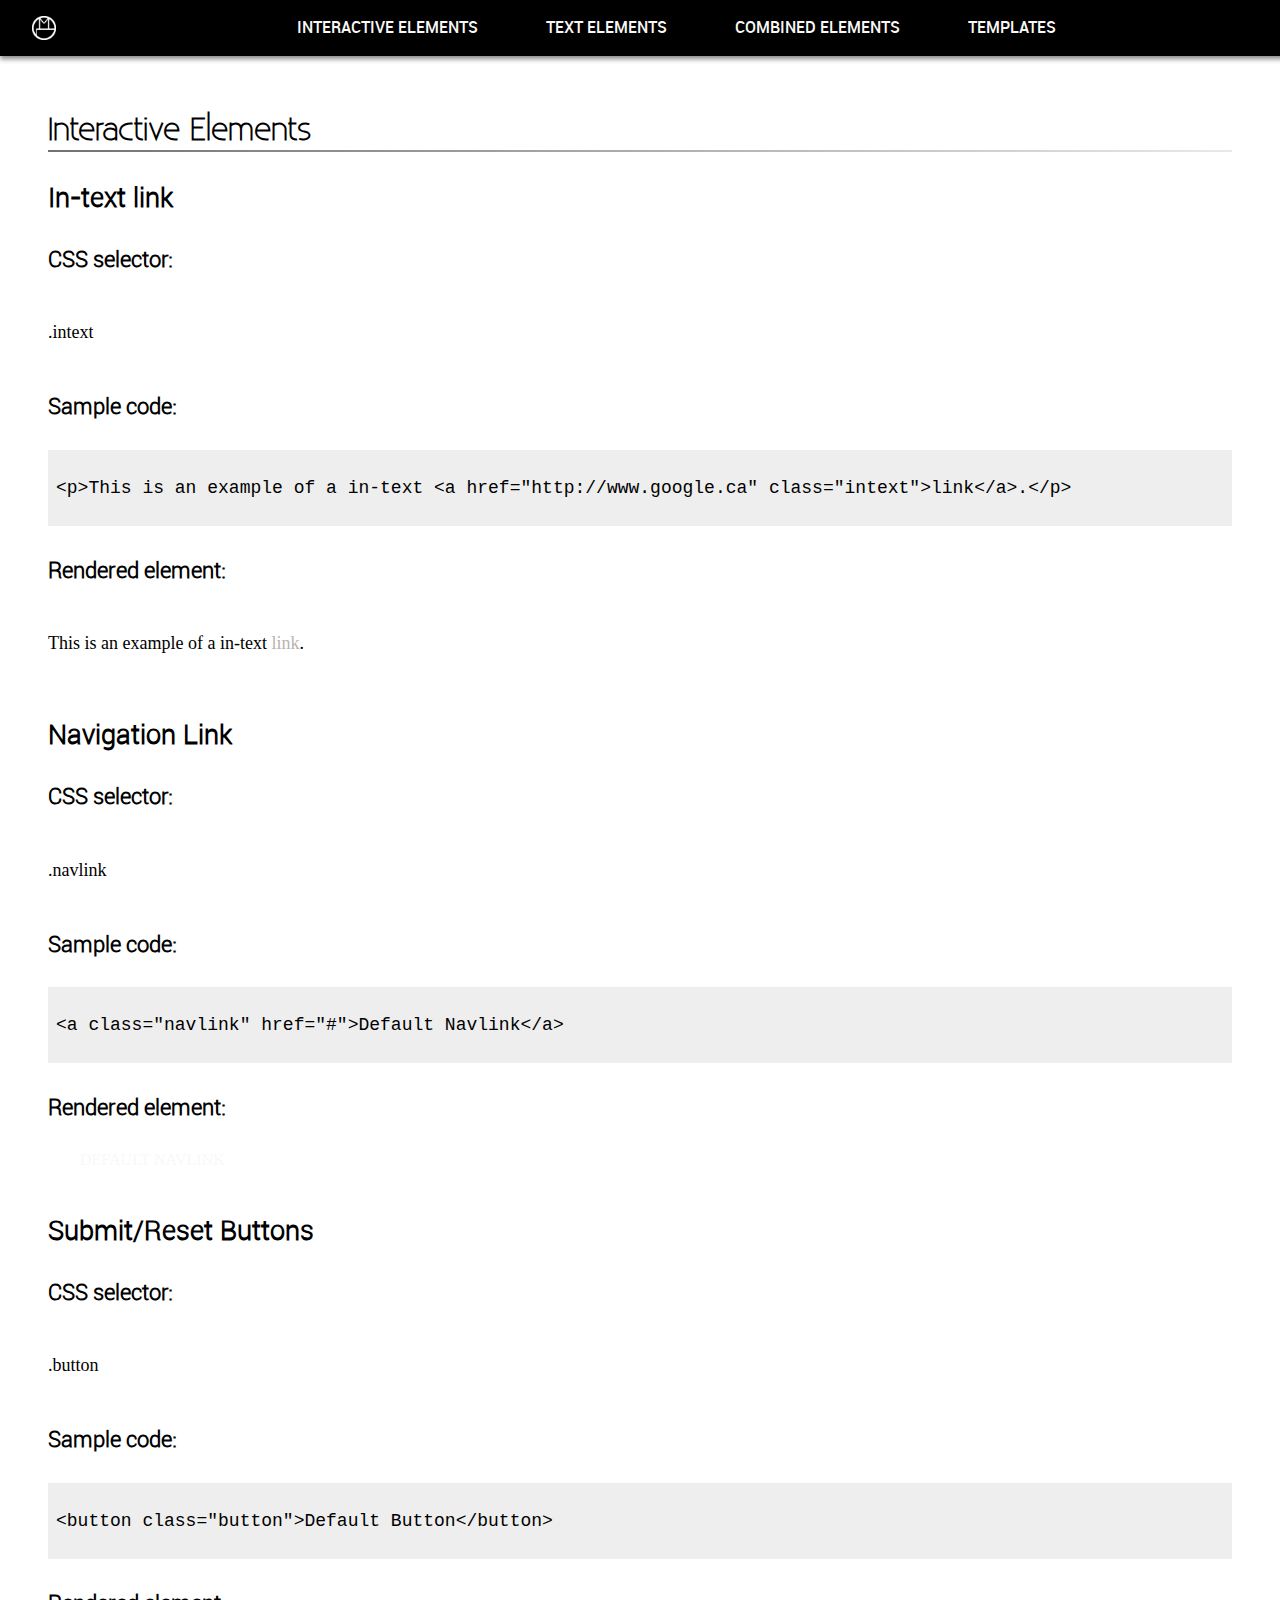
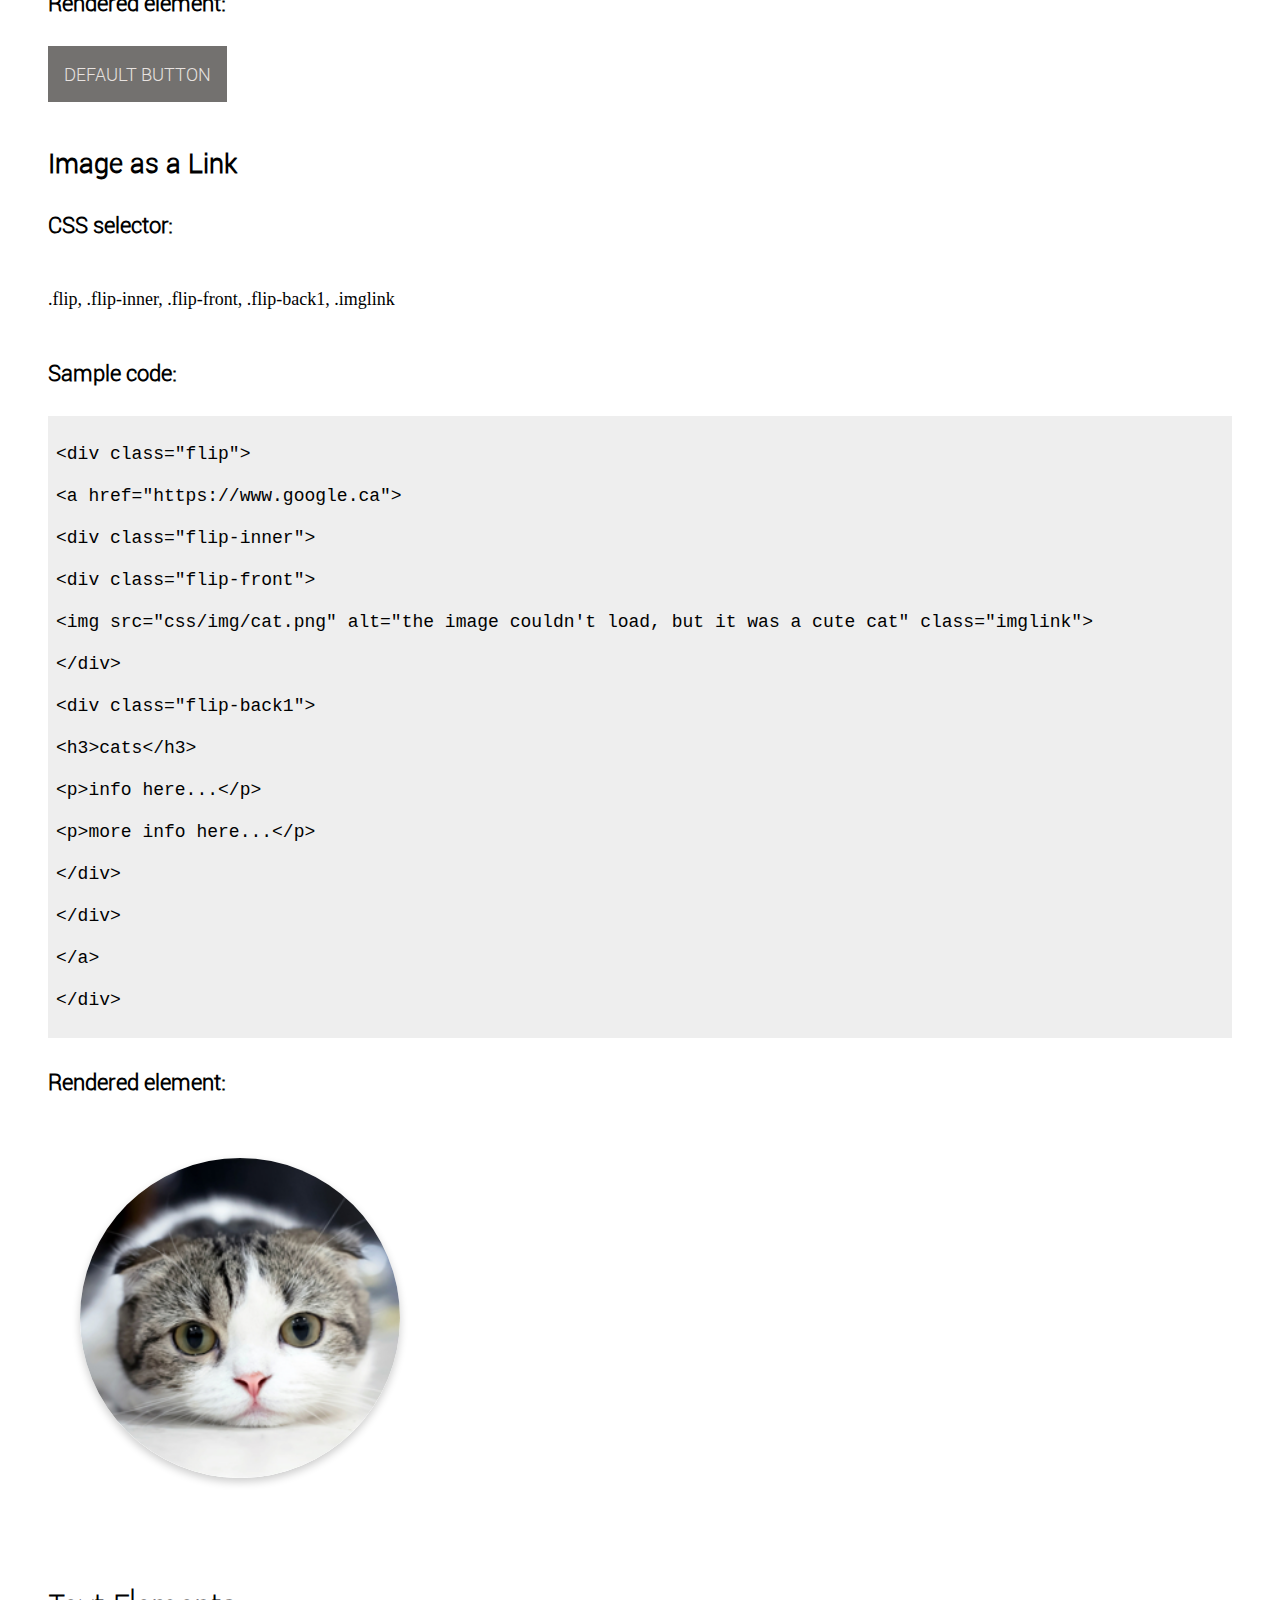
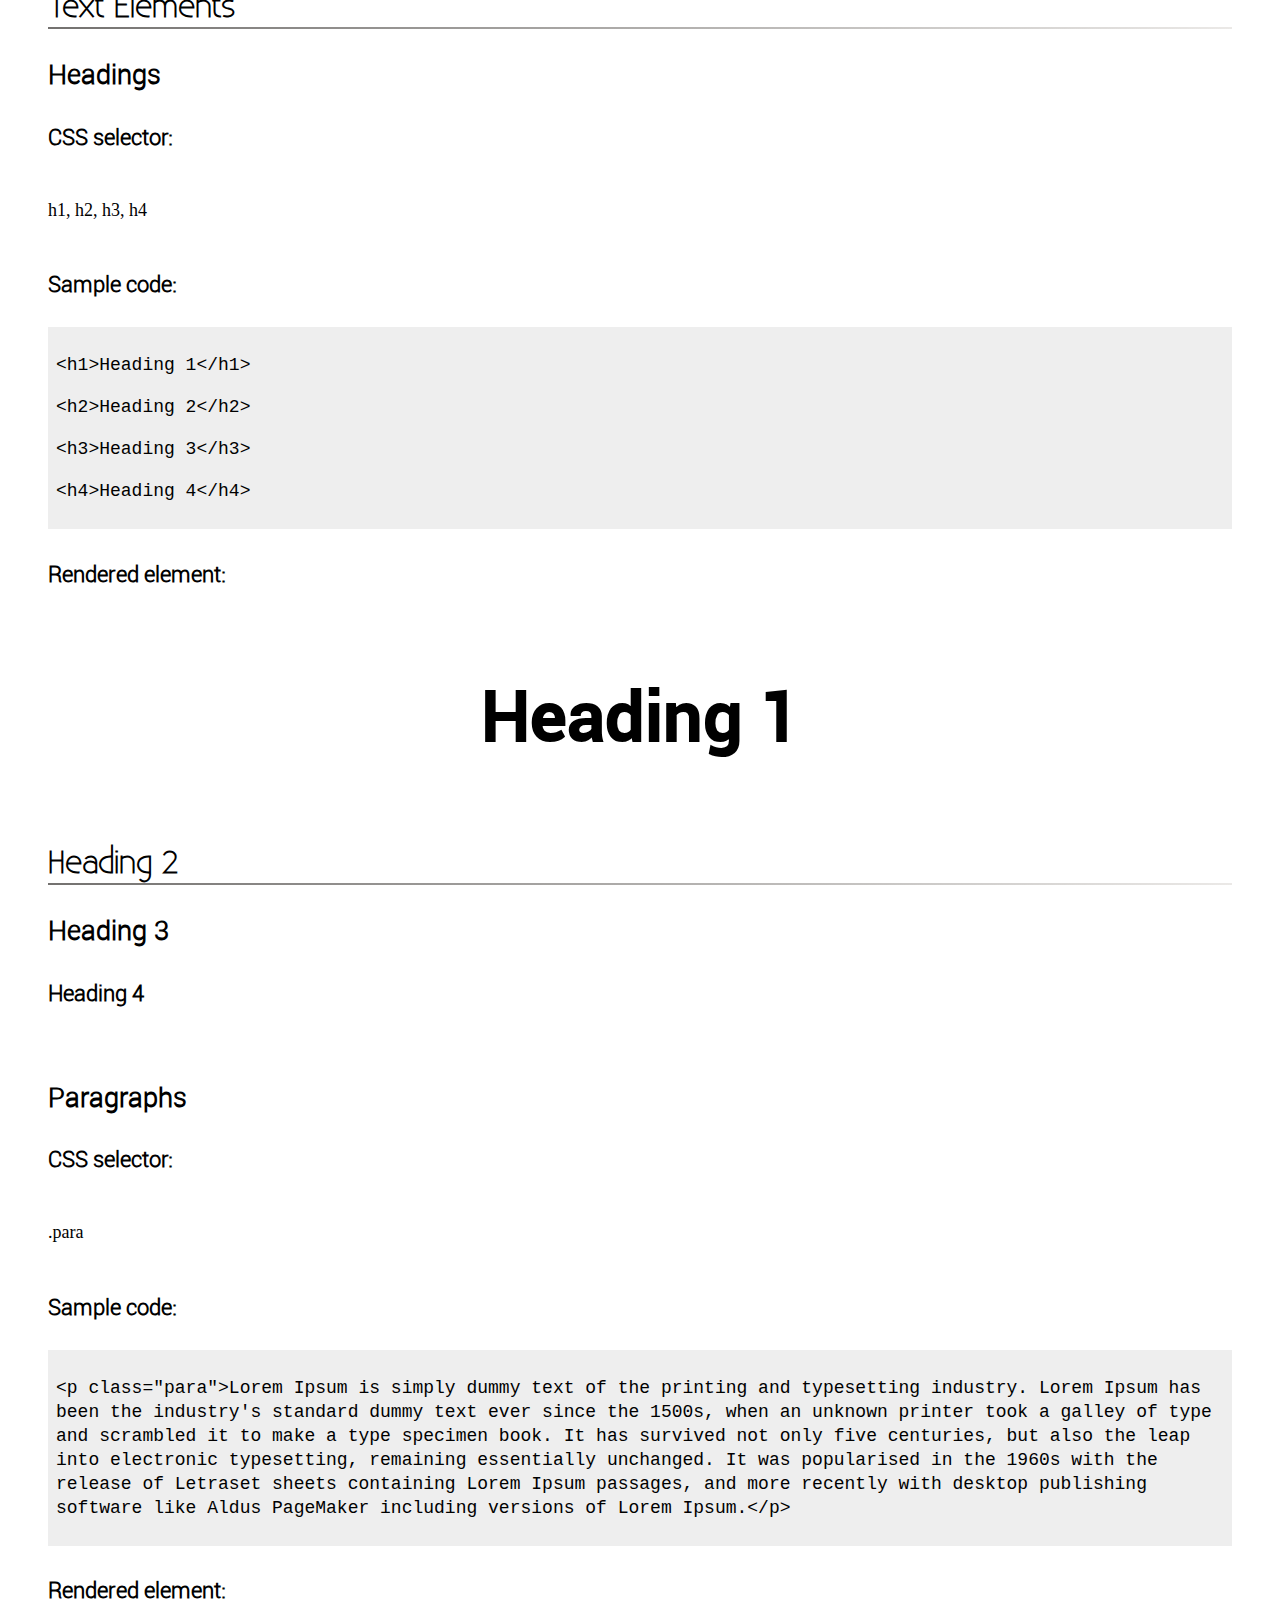
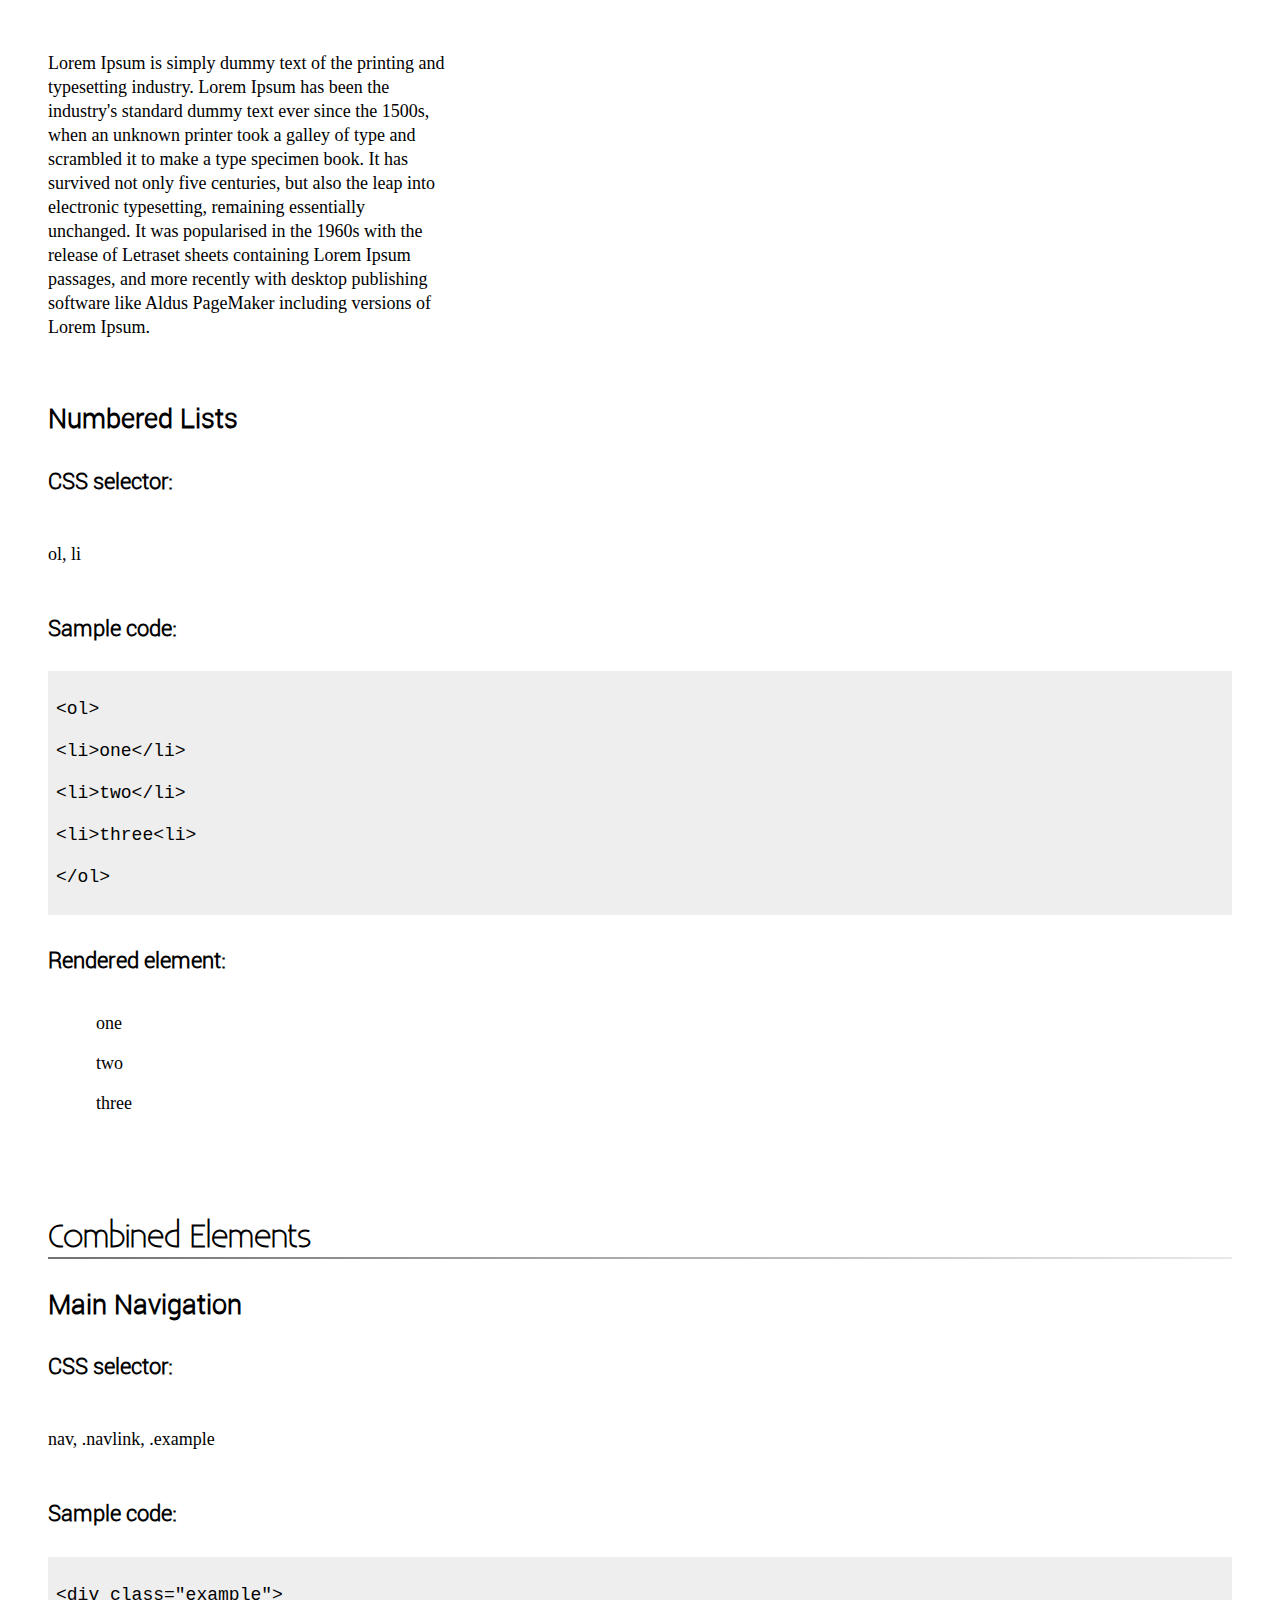
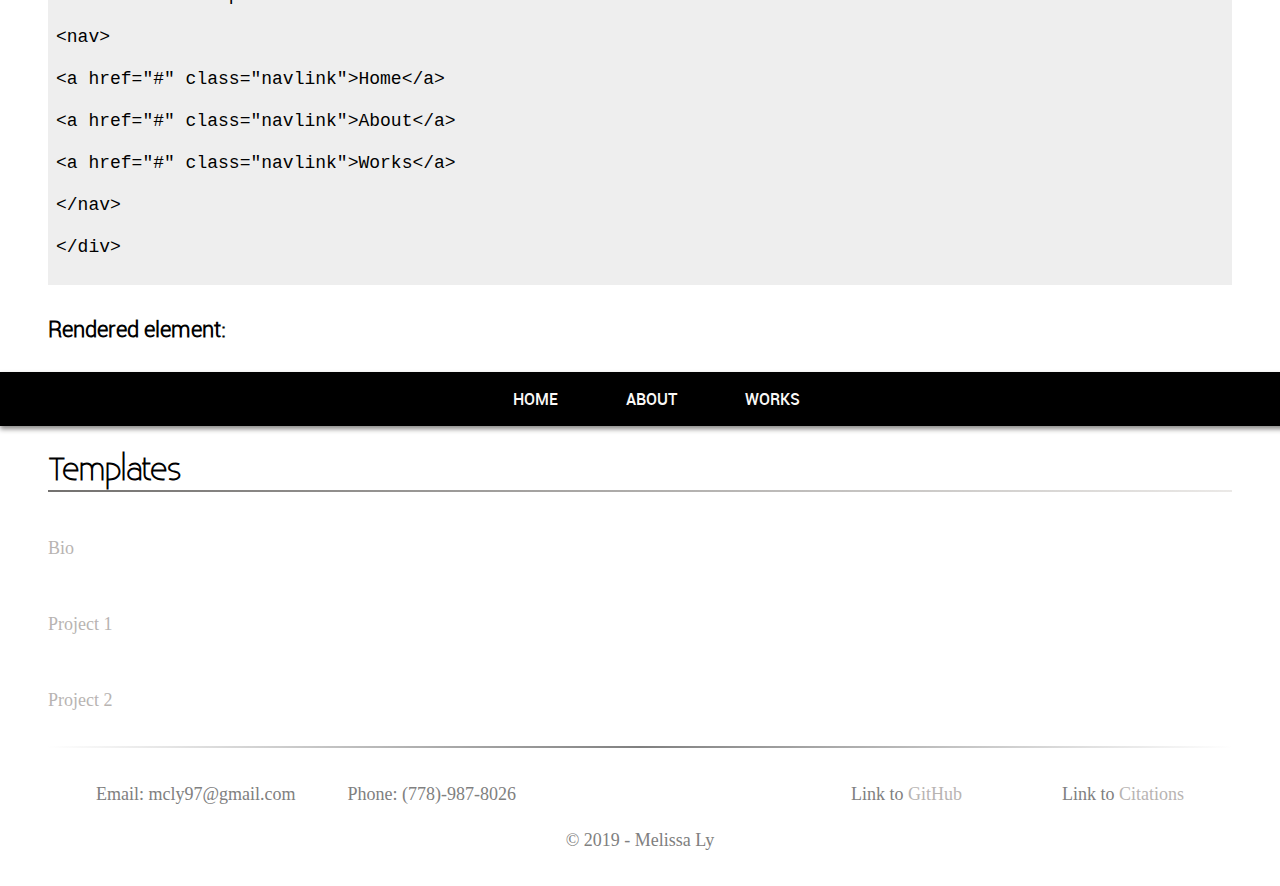
<file: index.html>
<!DOCTYPE html>
<html lang="en-US">

  <head>

    <meta charset="utf-8">
    <meta name="viewport" content="width=device-width, initial-scale=1.0">
    <title>Melissa Ly's Portfolio</title>

    <link href="css/main.css" rel="stylesheet">
    <link href="css/hamburger_ST.css" rel="stylesheet">
    <link href="css/footer.css" rel="stylesheet">
    <link href="css/project_list.css" rel="stylesheet">

  </head>

  <body>
    <header>
        <a href="home.html"><img src="css/img/logo.png" class="logo" alt="Melissa Ly's LOGO"></a>
        <nav>
            <label for="hamburger">&#9776;</label>
            <input type="checkbox" id="hamburger"/>
            <div class="menu">
                <a href="#interactive_elements" class="navlink">Interactive Elements</a>
                <a href="#text_elements" class="navlink">Text Elements</a>
                <a href="#combined_elements" class="navlink">Combined Elements</a>
                <a href="#templates" class="navlink">Templates</a>
            </div>
        </nav>
    </header>



     <!-- // INTERACTIVE ELEMENTS -->
    <section id="interactive_elements">
      <h2>Interactive Elements</h2>

      <section class="element">
        <h3>In-text link</h3>
        <h4>CSS selector:</h4>
        <p>.intext</p>

        <h4>Sample code:</h4>
        <code>
            <p>&lt;p&gt;This is an example of a in-text &lt;a href="http://www.google.ca" class="intext"&gt;link&lt;/a&gt;.&lt;/p&gt;</p>
        </code>

        <h4>Rendered element:</h4>
        <p>This is an example of a in-text <a href="http://www.google.ca" class="intext">link</a>.</p>
      </section>

      
      <section class="element">

        <h3>Navigation Link</h3>

        <h4>CSS selector:</h4>
        <p>.navlink</p>

        <h4>Sample code:</h4>
        <code>
            <p>&lt;a class="navlink" href="#"&gt;Default Navlink&lt;/a&gt;</p>
        </code>

        <h4>Rendered element:</h4>
        <a class="navlink" href="#">Default Navlink</a>

      </section>


      <section class="element">

        <h3>Submit/Reset Buttons</h3>

        <h4>CSS selector:</h4>
        <p>.button</p>

        <h4>Sample code:</h4>
        <code>
            <p>&lt;button class="button"&gt;Default Button&lt;/button&gt;</p>
        </code>

        <h4>Rendered element:</h4>
        <button class="button">Default Button</button>
        
      </section>

      <section class="element">

        <h3>Image as a Link</h3>
        
        <h4>CSS selector:</h4>
        <p>.flip, .flip-inner, .flip-front, .flip-back1, .imglink</p>

        <h4>Sample code:</h4>
        <code>
            <p>&lt;div class="flip"&gt;</p>
            <p>&lt;a href="https://www.google.ca"&gt;</p>
            <p>&lt;div class="flip-inner"&gt;</p>
            <p>&lt;div class="flip-front"&gt;</p>
            <p>&lt;img src="css/img/cat.png" alt="the image couldn't load, but it was a cute cat" class="imglink"&gt;</p>
            <p>&lt;/div&gt;</p>
            <p>&lt;div class="flip-back1"&gt;</p>
            <p>&lt;h3>cats&lt;/h3&gt;</p>
            <p>&lt;p>info here...&lt;/p&gt;</p>
            <p>&lt;p>more info here...&lt;/p&gt;</p>
            <p>&lt;/div&gt;</p>
            <p>&lt;/div&gt;</p>
            <p>&lt;/a&gt;</p>
            <p>&lt;/div&gt;</p>
        </code>

        <h4>Rendered element:</h4>
        <div class="flip">
            <a href="https://www.google.ca">
                <div class="flip-inner">
                    <div class="flip-front">
                        <img src="css/img/cat.png" alt="the image couldn't load, but it was a cute cat" class="imglink">
                    </div>
                    <div class="flip-back1">
                        <h3>cats</h3> 
                        <p>info here...</p> 
                        <p>more info here...</p>
                    </div>
                </div>
            </a>
        </div>
        
      </section>


    </section>
    <!-- // INTERACTIVE ELEMENTS SECTION -->



    <!-- TEXT ELEMENTS SECTION // -->
    <section id="text_elements">
      <h2>Text Elements</h2>

      <section class="element">

        <h3>Headings</h3>

        <h4>CSS selector:</h4>
        <p>h1, h2, h3, h4</p>

        <h4>Sample code:</h4>
        <code>
            <p>&lt;h1&gt;Heading 1&lt;/h1&gt;</p>
            <p>&lt;h2&gt;Heading 2&lt;/h2&gt;</p>
            <p>&lt;h3&gt;Heading 3&lt;/h3&gt;</p>
            <p>&lt;h4&gt;Heading 4&lt;/h4&gt;</p>
        </code>

        <h4>Rendered element:</h4>
        <h1>Heading 1</h1>
        <h2>Heading 2</h2>
        <h3>Heading 3</h3>
        <h4>Heading 4</h4>

      </section>

      <section class="element">

        <h3>Paragraphs</h3>

        <h4>CSS selector:</h4>
        <p>.para</p>

        <h4>Sample code:</h4>
        <code>
            <p>&lt;p class="para"&gt;Lorem Ipsum is simply dummy text of the printing and typesetting industry. 
            Lorem Ipsum has been the industry's standard dummy text ever since the 1500s, 
            when an unknown printer took a galley of type and scrambled it to make a type 
            specimen book. It has survived not only five centuries, but also the leap 
            into electronic typesetting, remaining essentially unchanged. It was 
            popularised in the 1960s with the release of Letraset sheets containing Lorem 
            Ipsum passages, and more recently with desktop publishing software like Aldus 
            PageMaker including versions of Lorem Ipsum.&lt;/p&gt;</p>
        </code>

        <h4>Rendered element:</h4>
        <p class="para">Lorem Ipsum is simply dummy text of the printing and typesetting industry. 
            Lorem Ipsum has been the industry's standard dummy text ever since the 1500s, 
            when an unknown printer took a galley of type and scrambled it to make a type 
            specimen book. It has survived not only five centuries, but also the leap 
            into electronic typesetting, remaining essentially unchanged. It was 
            popularised in the 1960s with the release of Letraset sheets containing Lorem 
            Ipsum passages, and more recently with desktop publishing software like Aldus 
            PageMaker including versions of Lorem Ipsum.</p>

      </section>

      <section class="element">

        <h3>Numbered Lists</h3>

        <h4>CSS selector:</h4>
        <p>ol, li</p>

        <h4>Sample code:</h4>
        <code>
            <p>&lt;ol&gt;</p>
            <p>&lt;li>one&lt;/li&gt;</p>
            <p>&lt;li>two&lt;/li&gt;</p>
            <p>&lt;li>three&lt;li&gt;</p>
            <p>&lt;/ol&gt;</p>
        </code>

        <h4>Rendered element:</h4>
        <ol> 
          <li>one</li>
          <li>two</li>
          <li>three</li>
        </ol>
        
      </section>

    </section>
    <!-- // TEXT ELEMENTS SECTION -->



    <!-- COMBINED ELEMENTS SECTION // -->
    <section id="combined_elements">
      <h2>Combined Elements</h2>

      <section class="element">

        <h3>Main Navigation</h3>

        <h4>CSS selector:</h4>
        <p>nav, .navlink, .example</p>

        <h4>Sample code:</h4>
        <code>
            <p>&lt;div class="example"&gt;</p>
            <p>&lt;nav&gt;</p>
            <p>&lt;a href="#" class="navlink">Home&lt;/a&gt;</p>
            <p>&lt;a href="#" class="navlink">About&lt;/a&gt;</p>
            <p>&lt;a href="#" class="navlink">Works&lt;/a&gt;</p>
            <p>&lt;/nav&gt;</p>
            <p>&lt;/div&gt;</p>
        </code>

        <h4>Rendered element:</h4>
        <div class="example">
      <nav>
        <a href="#" class="navlink">Home</a>
        <a href="#" class="navlink">About</a>
        <a href="#" class="navlink">Works</a>
      </nav>
    </div>

      </section>

    </section>
    <!-- // COMBINED ELEMENTS SECTION -->



    <!-- // TEMPLATES -->
    <section id="templates">
      <h2>Templates</h2>

      <section class="element">
        <a href="bio.html" class="intext"><p>Bio</p></a>
      </section>

      <section class="element">
        <a href="p1.html" class="intext"><p>Project 1</p></a>
      </section>

      <section class="element">
        <a href="p2.html" class="intext"><p>Project 2</p></a>
      </section>
    </section>

    <!-- // TEMPLATES SECTION -->


    <footer>
        <div class="footer">
            <div class="left">
                <p class="contact_p">Email: mcly97@gmail.com</p>
                <p class="contact_p">Phone: (778)-987-8026</p>
            </div>
            <div class="right">
                <p class="contact_p">Link to <a href="https://github.com/mutatedpanda/IAT339-P03" class="intext">GitHub</a></p>
                <p class="contact_p">Link to <a href="citations.html" class="intext">Citations</a></p>
            </div>
            <div class="middle">
                <p class="copyright">&copy; 2019 - Melissa Ly</p>
            </div>
        </div> 
    </footer>

  </body>
</html>
</file>
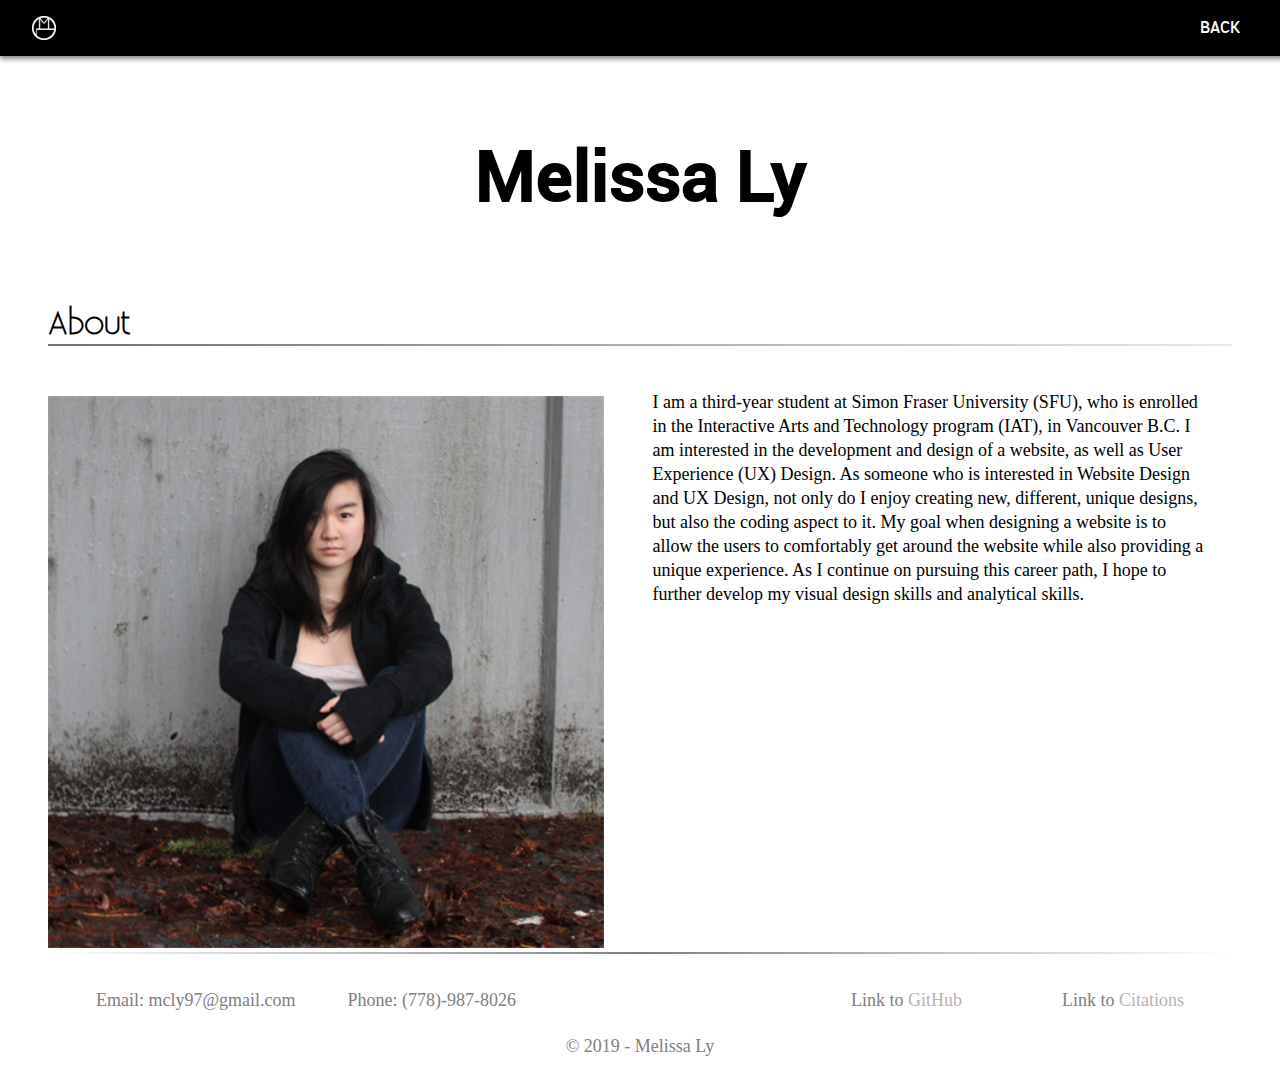
<file: bio.html>
<!DOCTYPE html>
<html lang="en-US">

  <head>

    <meta charset="utf-8">
    <meta name="viewport" content="width=device-width, initial-scale=1.0">
    <title>Melissa Ly's Portfolio</title>

    <link href="css/main.css" rel="stylesheet">
    <link href="css/bio.css" rel="stylesheet">
    <link href="css/hamburger.css" rel="stylesheet">
    <link href="css/footer.css" rel="stylesheet">

    </head>

    <body>
        <div class="div1">
            <header>
                <a href="home.html"><img src="css/img/logo.png" class="logo" alt="Melissa Ly's LOGO"></a>
                <nav>
                    <a href="home.html" class="back">back</a>
                </nav>
            </header>
        </div>

    <h1>Melissa Ly</h1>
    
     <h2>About</h2>

    <div class="flex-container">
        <div class="div1">
            <img src="css/img/me.png" class="about_img" alt="a picture of Melissa Ly">
        </div>
        <div class="div2">
       
            <p class="para">
                I am a third-year student at Simon Fraser University (SFU), who is enrolled in the 
                Interactive Arts and Technology program (IAT), in Vancouver B.C. I am interested in 
                the development and design of a website, as well as User Experience (UX) Design. As 
                someone who is interested in Website Design and UX Design, not only do I enjoy 
                creating new, different, unique designs, but also the coding aspect to it. My goal 
                when designing a website is to allow the users to comfortably get around the website 
                while also providing a unique experience. As I continue on pursuing this career path, 
                I hope to further develop my visual design skills and analytical skills. </p>
        </div>
    </div>

   <footer>
        <div class="footer">
            <div class="left">
                <p class="contact_p">Email: mcly97@gmail.com</p>
                <p class="contact_p">Phone: (778)-987-8026</p>
            </div>
            <div class="right">
                <p class="contact_p">Link to <a href="https://github.com/mutatedpanda/IAT339-P03" class="intext">GitHub</a></p>
                <p class="contact_p">Link to <a href="citations.html" class="intext">Citations</a></p>
            </div>
            <div class="middle">
                <p class="copyright">&copy; 2019 - Melissa Ly</p>
            </div>
        </div> 
    </footer>
    
  </body>
</html>
</file>
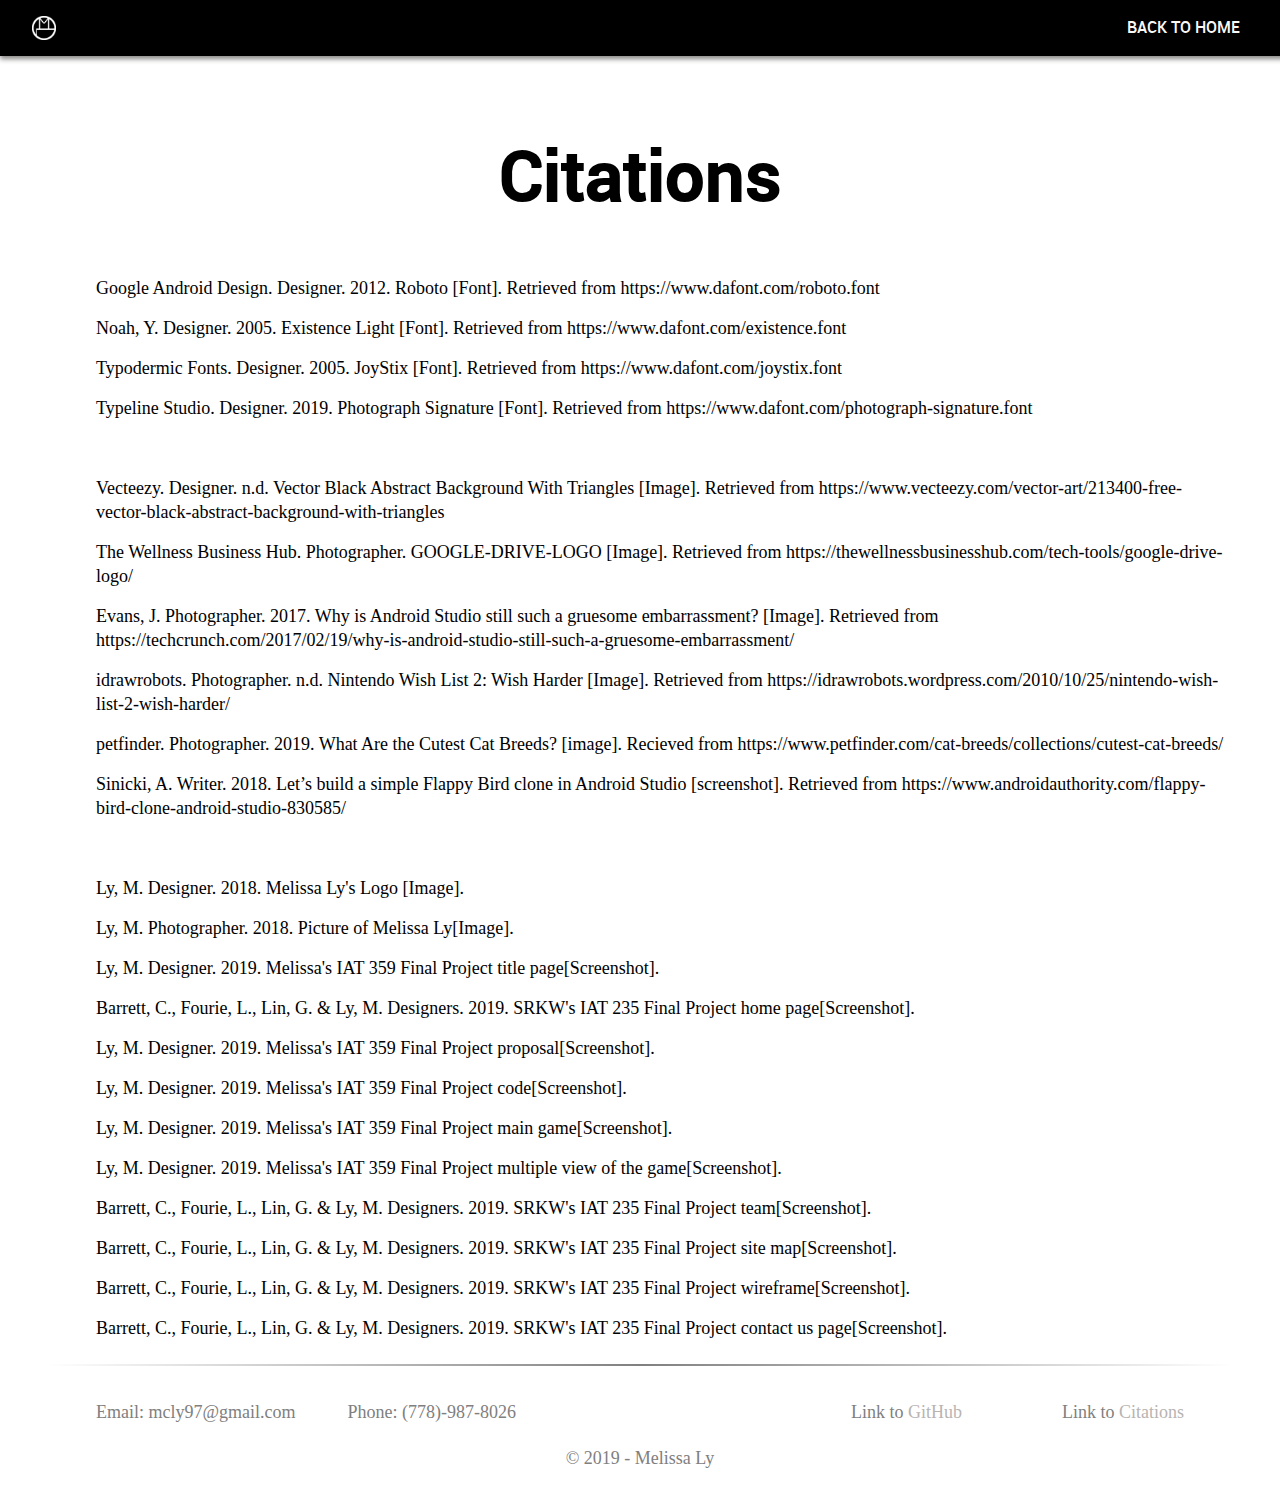
<file: citations.html>
<!DOCTYPE html>
<html lang="en-US">

  <head>

    <meta charset="utf-8">
    <meta name="viewport" content="width=device-width, initial-scale=1.0">
    <title>Melissa Ly's Portfolio</title>

    <link href="css/main.css" rel="stylesheet">
    <link href="css/hamburger.css" rel="stylesheet">
    <link href="css/footer.css" rel="stylesheet">

    </head>

    <body>
        <div class="div1">
            <header>
                <a href="home.html"><img src="css/img/logo.png" class="logo" alt="LOGO"></a>
                <nav>
                    <a href="home.html" class="back">back to home</a>
                </nav>
            </header>
        </div>
    
    <div class="start">
        <h1>Citations</h1>
    </div>

       <ul>
        <li>Google Android Design. Designer. 2012. Roboto [Font]. Retrieved from https://www.dafont.com/roboto.font</li>
        <li>Noah, Y. Designer. 2005. Existence Light [Font]. Retrieved from https://www.dafont.com/existence.font</li>
        <li>Typodermic Fonts. Designer. 2005. JoyStix [Font]. Retrieved from https://www.dafont.com/joystix.font</li>
        <li>Typeline Studio. Designer. 2019. Photograph Signature [Font]. Retrieved from https://www.dafont.com/photograph-signature.font</li>
        <p></p>
        <li>Vecteezy. Designer. n.d. Vector Black Abstract Background With Triangles [Image]. Retrieved from https://www.vecteezy.com/vector-art/213400-free-vector-black-abstract-background-with-triangles</li>
        <li>The Wellness Business Hub. Photographer. GOOGLE-DRIVE-LOGO [Image]. Retrieved from https://thewellnessbusinesshub.com/tech-tools/google-drive-logo/</li>
        <li>Evans, J. Photographer. 2017. Why is Android Studio still such a gruesome embarrassment? [Image]. Retrieved from https://techcrunch.com/2017/02/19/why-is-android-studio-still-such-a-gruesome-embarrassment/</li>
        <li>idrawrobots. Photographer. n.d. Nintendo Wish List 2: Wish Harder [Image]. Retrieved from https://idrawrobots.wordpress.com/2010/10/25/nintendo-wish-list-2-wish-harder/</li>
        <li>petfinder. Photographer. 2019. What Are the Cutest Cat Breeds? [image]. Recieved from https://www.petfinder.com/cat-breeds/collections/cutest-cat-breeds/</li>
        <li>Sinicki, A. Writer. 2018. Let’s build a simple Flappy Bird clone in Android Studio [screenshot]. Retrieved from https://www.androidauthority.com/flappy-bird-clone-android-studio-830585/</li>
        <p></p>
        <li>Ly, M. Designer. 2018. Melissa Ly's Logo [Image].</li>
        <li>Ly, M. Photographer. 2018. Picture of Melissa Ly[Image].</li>
        <li>Ly, M. Designer. 2019. Melissa's IAT 359 Final Project title page[Screenshot].</li>
        <li>Barrett, C., Fourie, L., Lin, G. & Ly, M. Designers. 2019. SRKW's IAT 235 Final Project home page[Screenshot].</li>
        <li>Ly, M. Designer. 2019. Melissa's IAT 359 Final Project proposal[Screenshot].</li>
        <li>Ly, M. Designer. 2019. Melissa's IAT 359 Final Project code[Screenshot].</li>
        <li>Ly, M. Designer. 2019. Melissa's IAT 359 Final Project main game[Screenshot].</li>
        <li>Ly, M. Designer. 2019. Melissa's IAT 359 Final Project multiple view of the game[Screenshot].</li>
        <li>Barrett, C., Fourie, L., Lin, G. & Ly, M. Designers. 2019. SRKW's IAT 235 Final Project team[Screenshot].</li>
        <li>Barrett, C., Fourie, L., Lin, G. & Ly, M. Designers. 2019. SRKW's IAT 235 Final Project site map[Screenshot].</li>
        <li>Barrett, C., Fourie, L., Lin, G. & Ly, M. Designers. 2019. SRKW's IAT 235 Final Project wireframe[Screenshot].</li>
        <li>Barrett, C., Fourie, L., Lin, G. & Ly, M. Designers. 2019. SRKW's IAT 235 Final Project contact us page[Screenshot].</li>
      </ul>

    <footer>
        <div class="footer">
            <div class="left">
                <p class="contact_p">Email: mcly97@gmail.com</p>
                <p class="contact_p">Phone: (778)-987-8026</p>
            </div>
            <div class="right">
                <p class="contact_p">Link to <a href="https://github.com/mutatedpanda/IAT339-P03" class="intext">GitHub</a></p>
                <p class="contact_p">Link to <a href="citations.html" class="intext">Citations</a></p>
            </div>
            <div class="middle">
                <p class="copyright">&copy; 2019 - Melissa Ly</p>
            </div>
        </div> 
    </footer>

  </body>
</html>
</file>
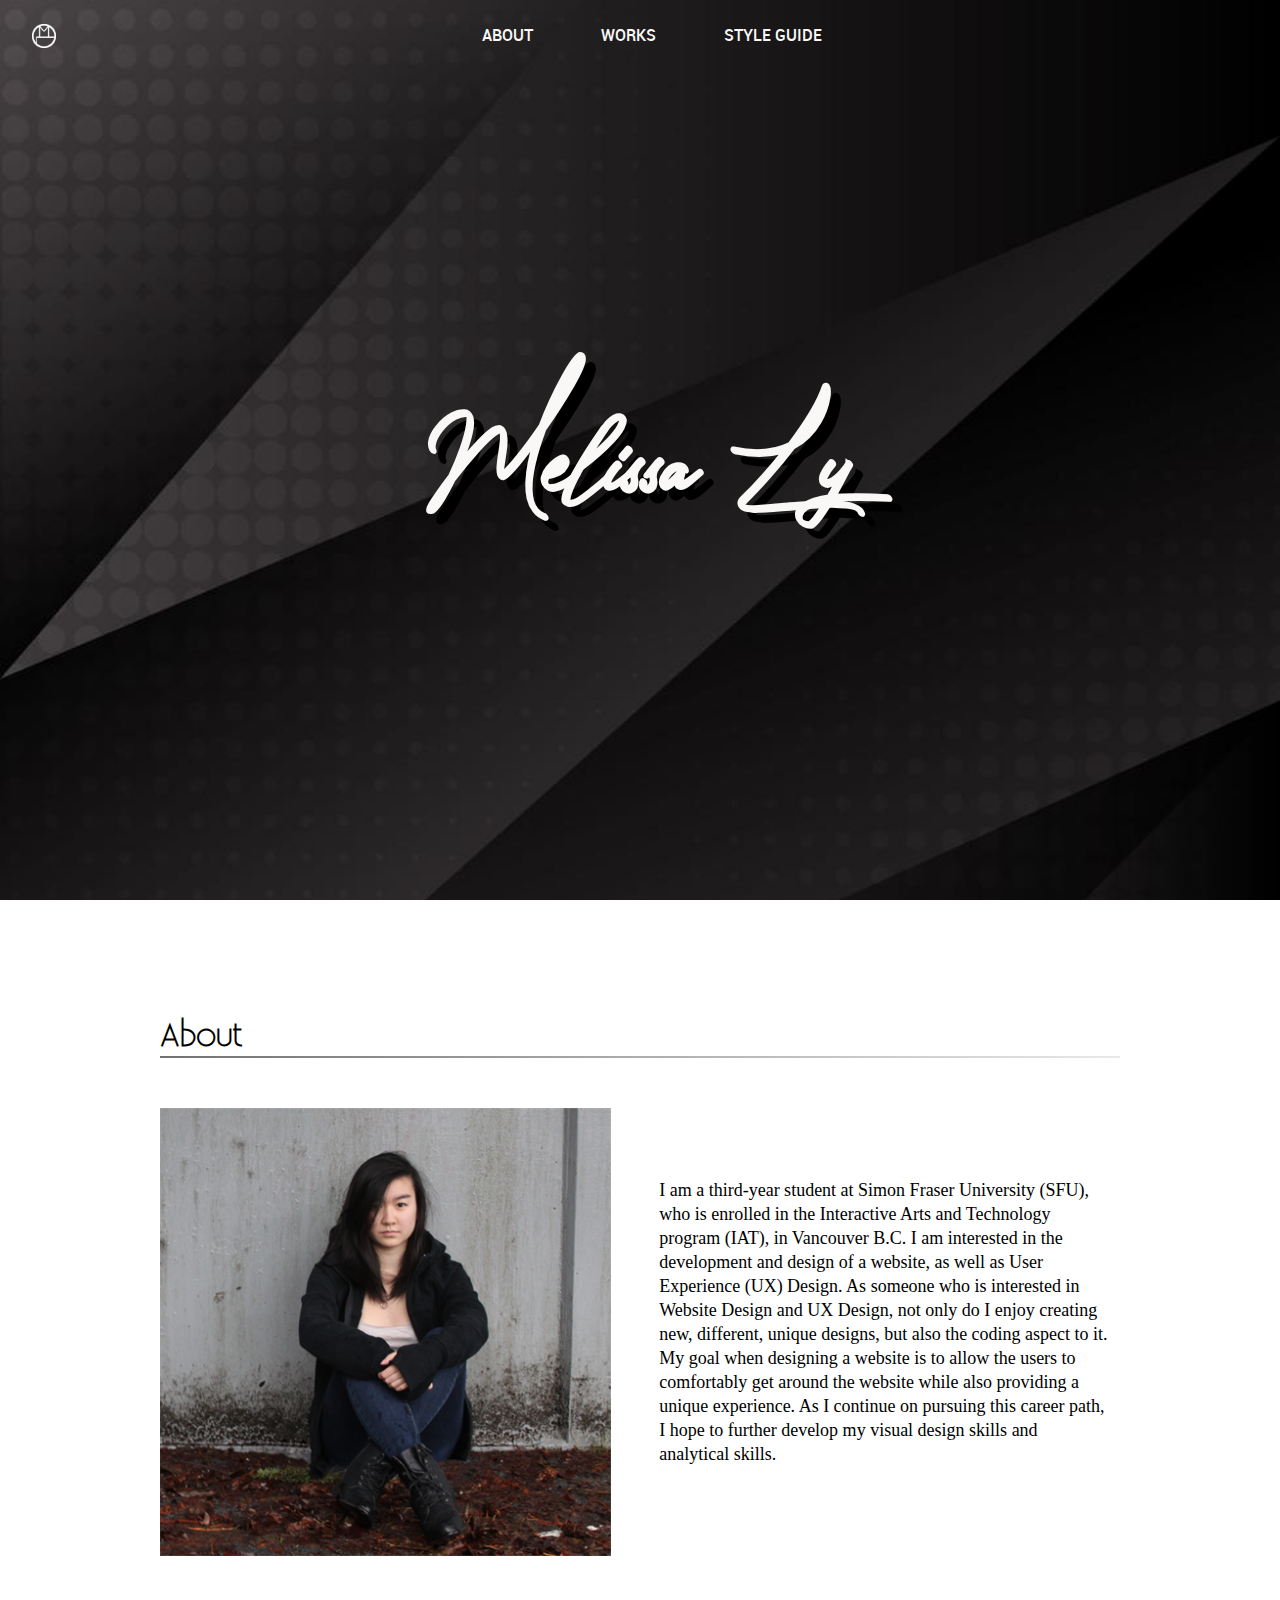
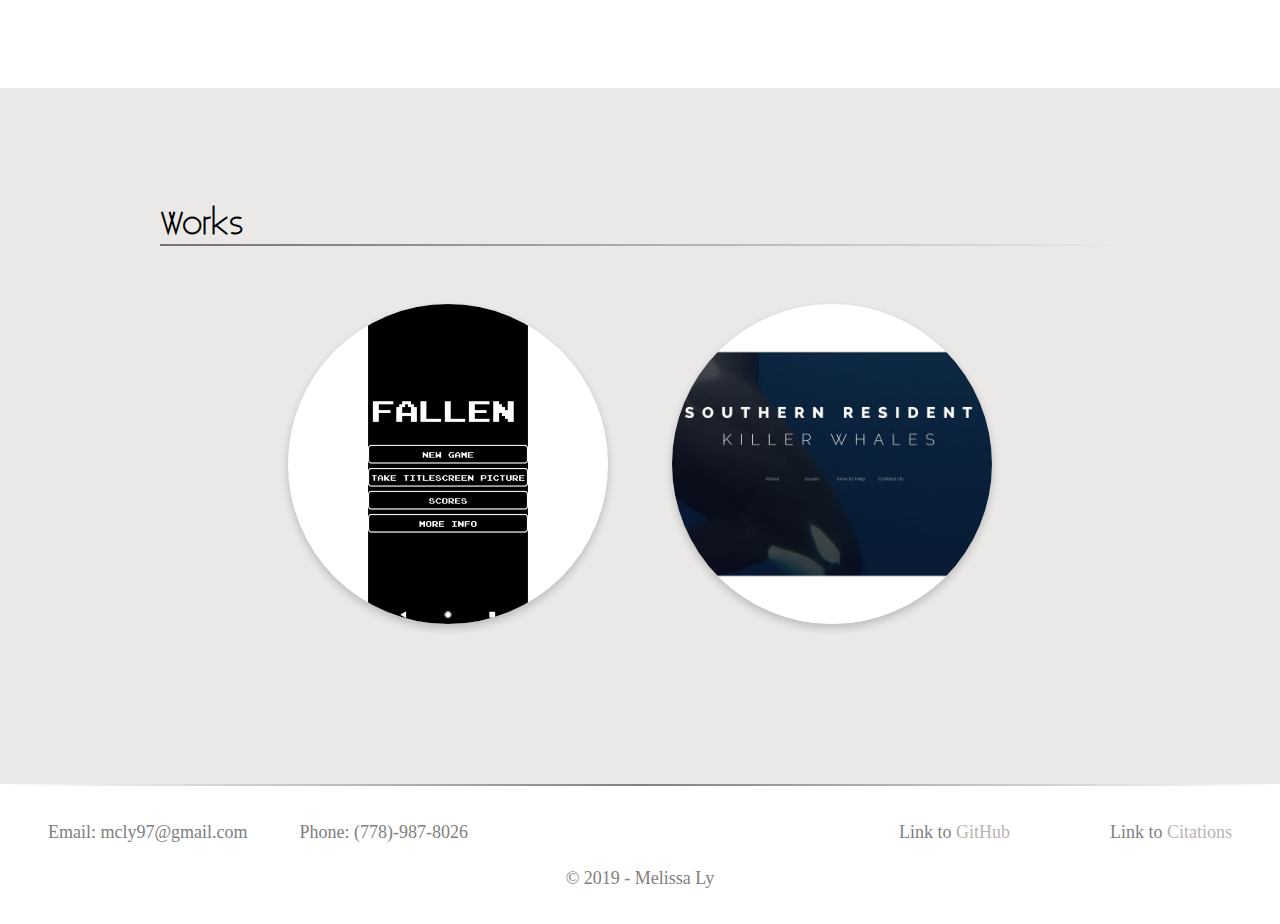
<file: home.html>
<!DOCTYPE html>
<html lang="en-US">

  <head>

    <meta charset="utf-8">
    <meta name="viewport" content="width=device-width, initial-scale=1.0">
    <title>Melissa Ly's Portfolio</title>

    <link href="css/main.css" rel="stylesheet">
    <link href="css/home.css" rel="stylesheet">
    <link href="css/hamburger.css" rel="stylesheet">
    <link href="css/bio.css" rel="stylesheet">
    <link href="css/project_list.css" rel="stylesheet">
    <link href="css/footer.css" rel="stylesheet">

  </head>

  <body>
    <div class="div1">
        <header>
          <a href="home.html"><img src="css/img/logo.png" class="logo" alt="Melissa Ly's LOGO"></a>
          <nav>
            <label for="hamburger">&#9776;</label>
            <input type="checkbox" id="hamburger"/>
            <div class="menu"> 
                <a href="#bio" class="navlink">About</a>
                <a href="#works" class="navlink">Works</a>
                <a href="index.html" class="navlink">Style Guide</a>
            </div>
          </nav>
        </header>

        <h1>Melissa Ly</h1>
    </div>
    
    <div class="div2" id="bio">
        <h2>About</h2>

        <div class="flex-container">
            <div class="div2a">
                <img src="css/img/me.png" class="about_img" alt="a picture of Melissa Ly">
            </div>
            <div class="div2b">
                <div class="words">
                    <p class="para">
                        I am a third-year student at Simon Fraser University (SFU), who is enrolled in the 
                        Interactive Arts and Technology program (IAT), in Vancouver B.C. I am interested in 
                        the development and design of a website, as well as User Experience (UX) Design. As 
                        someone who is interested in Website Design and UX Design, not only do I enjoy 
                        creating new, different, unique designs, but also the coding aspect to it. My goal 
                        when designing a website is to allow the users to comfortably get around the website 
                        while also providing a unique experience. As I continue on pursuing this career path, 
                        I hope to further develop my visual design skills and analytical skills. </p>
                </div>
            </div>
        </div>
    </div>

    <div class="div3" id="works">
        <h2>Works</h2>

        <div class="flex-container2">
            <div class="div3a">
                <div class="flip">
                    <a href="p1.html">
                        <div class="flip-inner">
                            <div class="flip-front">
                                <img src="css/img/p1a.png" alt="titlescreen of my mobile application" class="imglink">
                            </div>
                            <div class="flip-back1">
                                <h3>Fallen</h3> 
                                <p>mobile application</p> 
                                <p>individual project</p>
                            </div>
                        </div>
                    </a>
                </div>
            </div>

            <div class="div3b">
                <div class="flip">
                    <a href="p2.html">
                        <div class="flip-inner">
                            <div class="flip-front">
                                <img src="css/img/p2a.png" alt="home page of my team's website" class="imglink">
                            </div>
                            <div class="flip-back2">
                                <h3>SRKW</h3> 
                                <p>website</p> 
                                <p>team project</p>
                            </div>
                        </div>
                    </a>
                </div>
            </div>
        </div>
    </div>

    <footer>
        <div class="footer">
            <div class="left">
                <p class="contact_p">Email: mcly97@gmail.com</p>
                <p class="contact_p">Phone: (778)-987-8026</p>
            </div>
            <div class="right">
                <p class="contact_p">Link to <a href="https://github.com/mutatedpanda/IAT339-P03" class="intext">GitHub</a></p>
                <p class="contact_p">Link to <a href="citations.html" class="intext">Citations</a></p>
            </div>
            <div class="middle">
                <p class="copyright">&copy; 2019 - Melissa Ly</p>
            </div>
        </div> 
    </footer>

  </body>
</html>
</file>
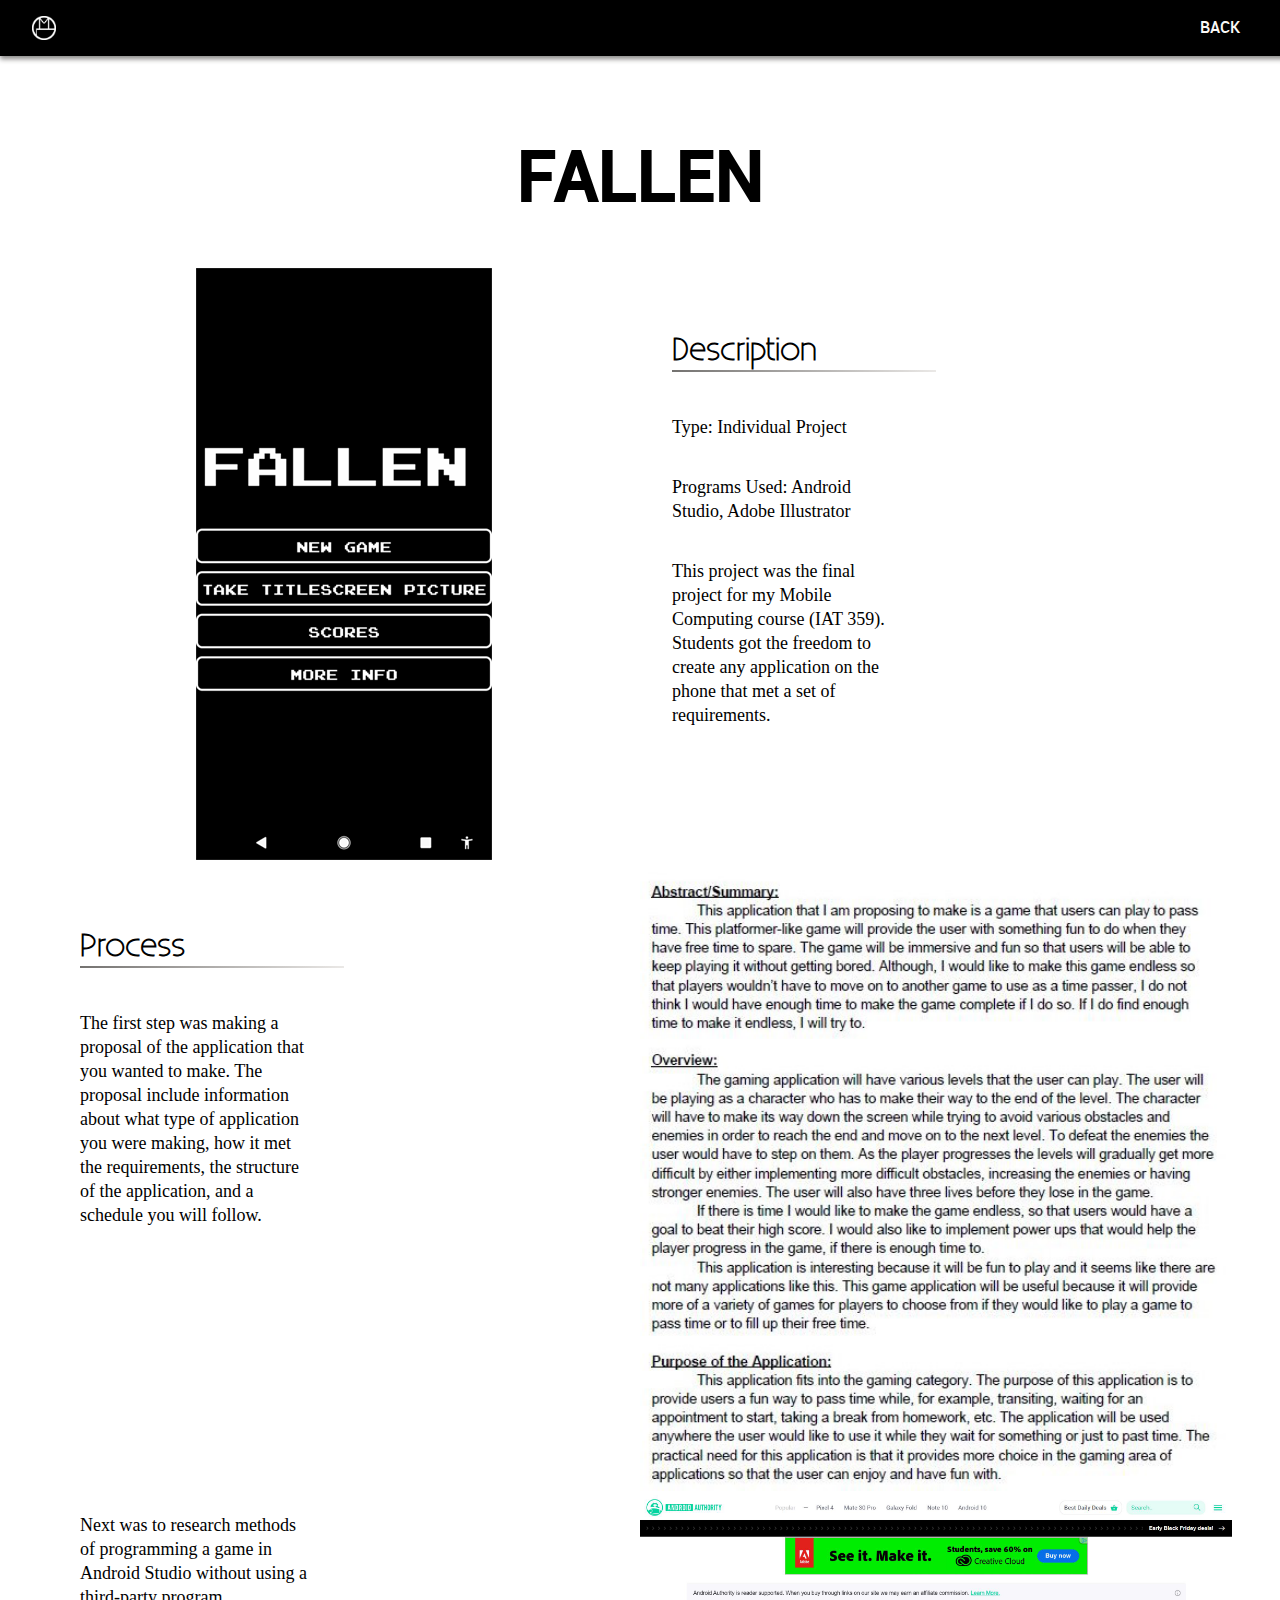
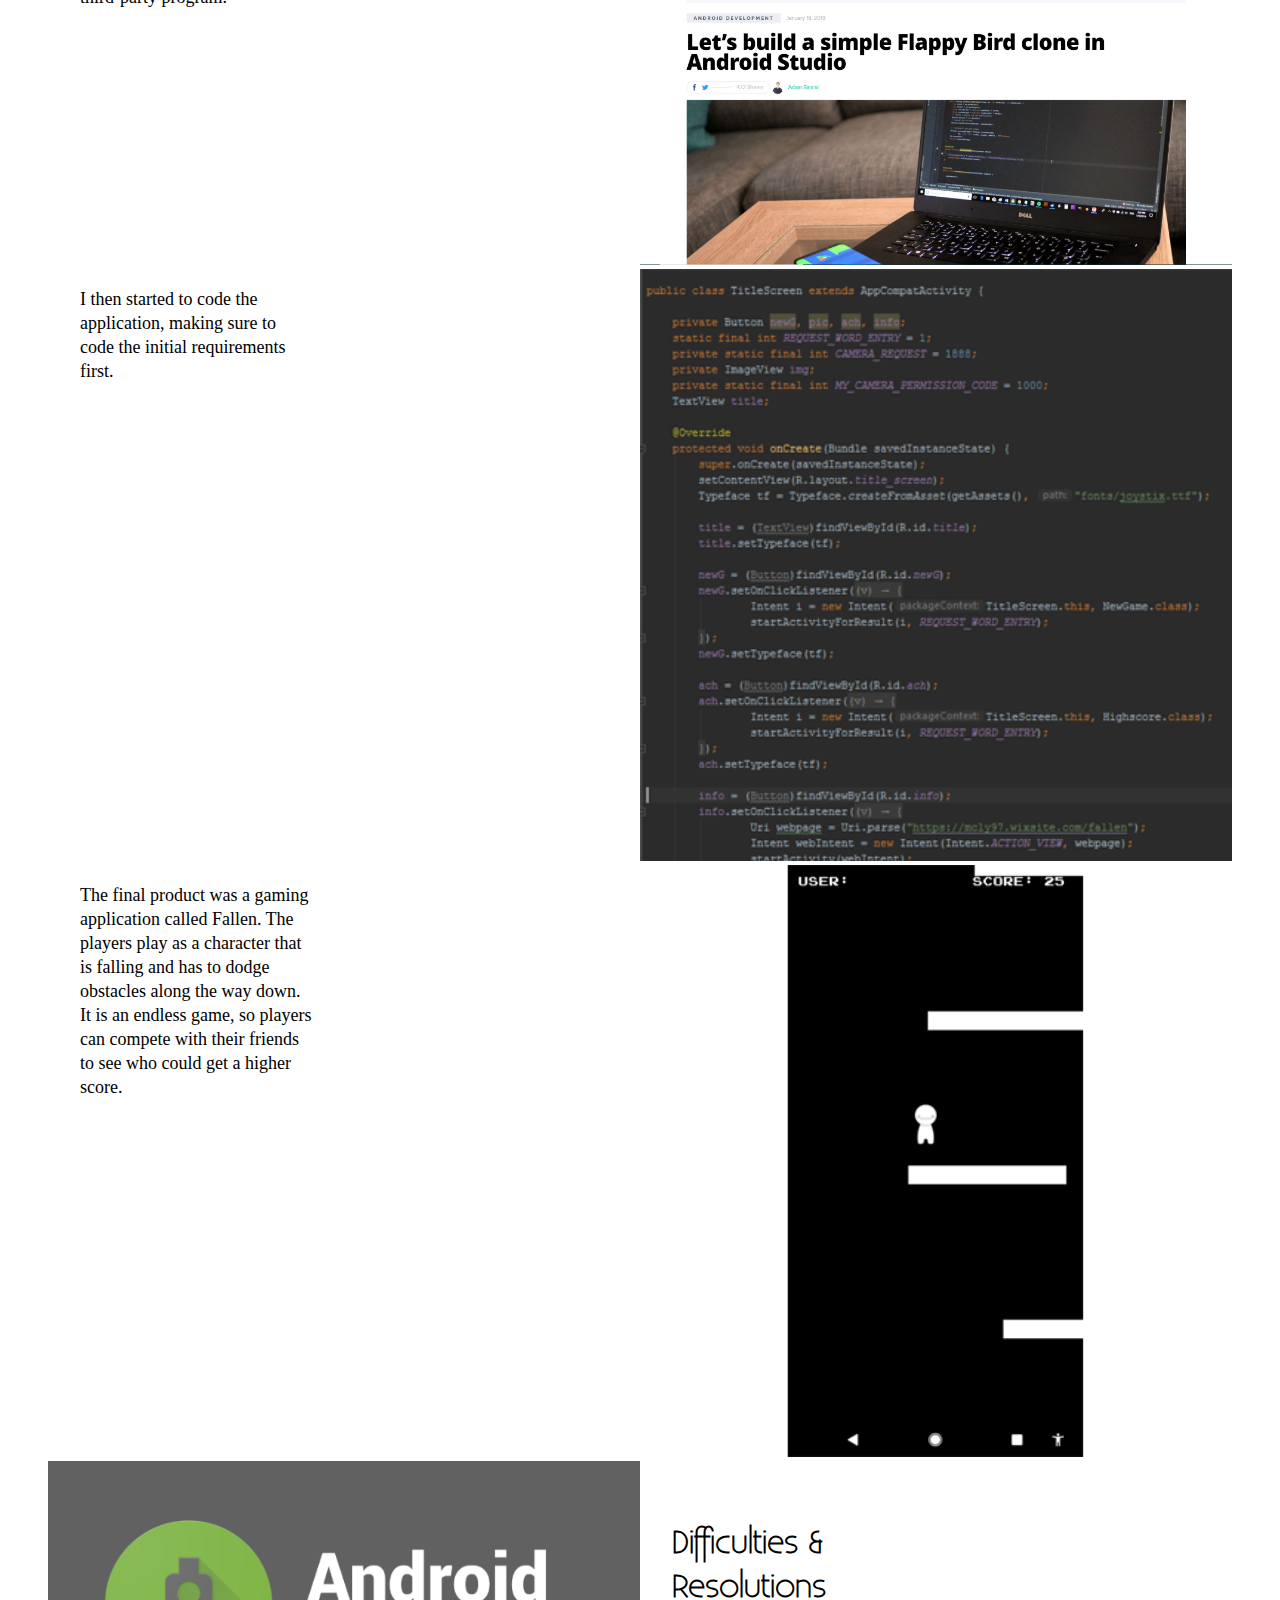
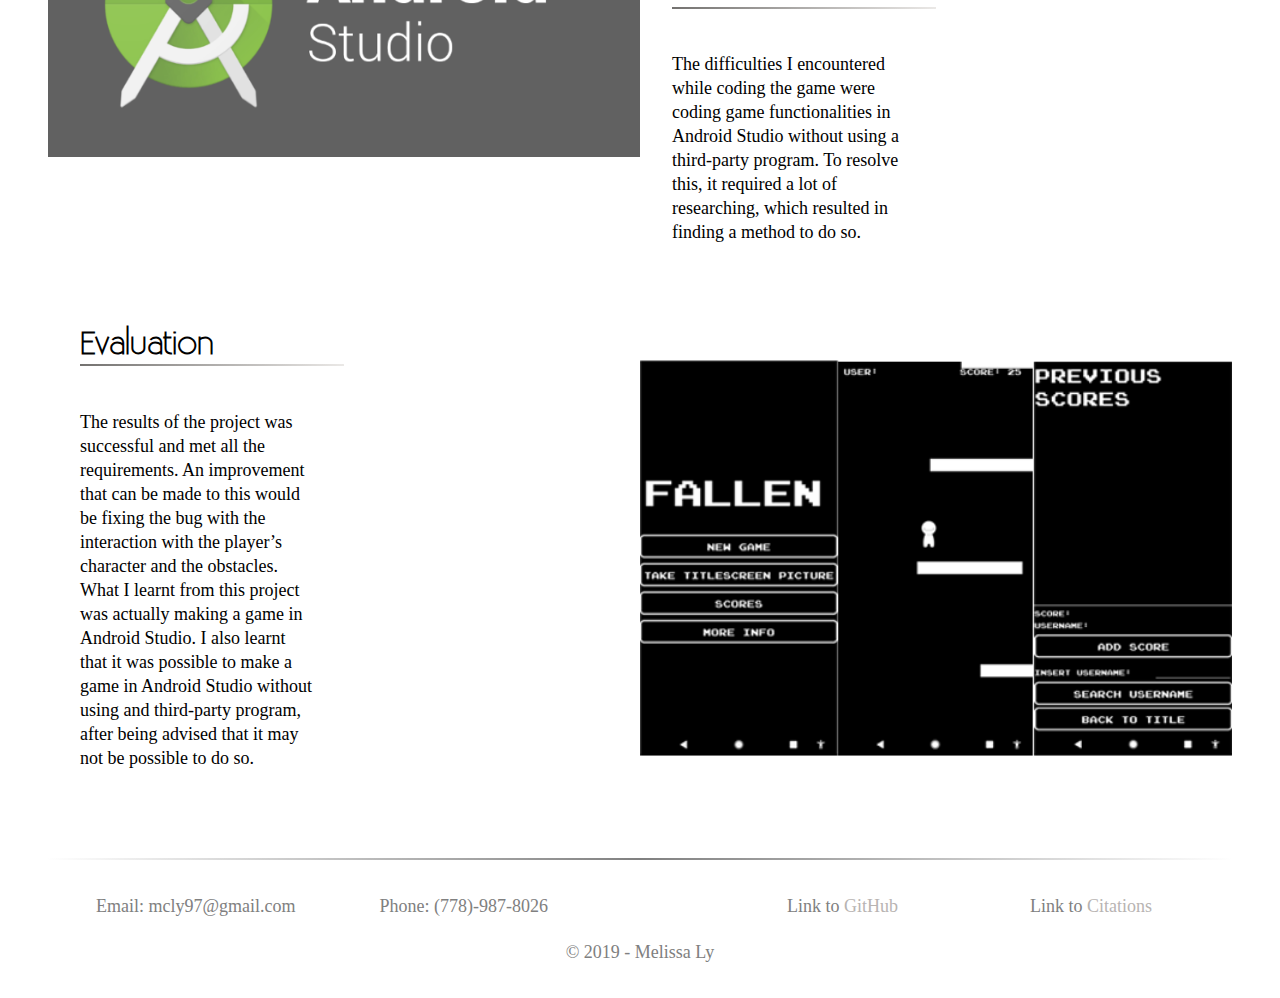
<file: p1.html>
<!DOCTYPE html>
<html lang="en-US">

  <head>

    <meta charset="utf-8">
    <meta name="viewport" content="width=device-width, initial-scale=1.0">
    <title>Melissa Ly's Portfolio</title>

    <link href="css/main.css" rel="stylesheet">
    <link href="css/project.css" rel="stylesheet">
    <link href="css/hamburger.css" rel="stylesheet">
    <link href="css/footer.css" rel="stylesheet">

    </head>

    <body>
        <div class="div1">
            <header>
                <a href="home.html"><img src="css/img/logo.png" class="logo" alt="Melissa Ly's LOGO"></a>
                <nav>
                    <a href="home.html" class="back">back</a>
                </nav>
            </header>
        </div>
    
    <div class="start">
        <h1>FALLEN</h1>
    </div>

    <div class="flex-container">
        <div class="div1">
            <img src="css/img/p1a.png" class="p_img" alt="title screen of Melissa Ly's mobile app">
        </div>
        <div class="div2">
            <div class="words">
                <h2>Description</h2>
                <p>Type: Individual Project</p>
                <p>Programs Used: Android Studio, Adobe Illustrator</p>
                <p>This project was the final project for my Mobile Computing course (IAT 359). 
                    Students got the freedom to create any application on the phone that met a 
                    set of requirements.</p>
            </div>
        </div>

        <div class="div3">
            <div class="words">
                <h2>Process</h2>
                <p>The first step was making a proposal of the application that you wanted to
                    make. The proposal include information about what type of application you
                    were making, how it met the requirements, the structure of the
                    application, and a schedule you will follow.</p>
            </div>
        </div>
        <div class="div4">
            <img src="css/img/p1e.png" class="p_img" alt="proposal for Melissa Ly's app">
        </div>

        <div class="div5">
            <div class="words">
                <p>Next was to research methods of programming a game in Android 
                    Studio without using a third-party program.</p>
            </div>
        </div>
        <div class="div6">
            <img src="css/img/p1f.png" class="p_img" alt="website used as reference for Melissa Ly's app">
        </div>

        <div class="div7">
            <div class="words">
                <p>I then started to code the application, making sure to code the 
                    initial requirements first.</p>
            </div>
        </div>
        <div class="div8">
            <img src="css/img/p1b.png" class="p_img" alt="code of Melissa Ly's app">
        </div>


        <div class="div9">
            <div class="words">
                <p>The final product was a gaming application called Fallen. 
                    The players play as a character that is falling and has to dodge 
                    obstacles along the way down. It is an endless game, so players 
                    can compete with their friends to see who could get a higher 
                    score.</p>
            </div>
        </div>
        <div class="div10">
            <img src="css/img/p1c.png" class="p_img" alt="main game screen of Melissa Ly's app">
        </div>
        
        <div class="div11">
            <img src="css/img/p1g.png" class="p_img" alt="Android Studio's logo">
        </div>

        <div class="div12">
            <div class="words">
                <h2>Difficulties & Resolutions</h2>
                <p>The difficulties I encountered while coding the game were coding game 
                    functionalities in Android Studio without using a third-party program. To 
                    resolve this, it required a lot of researching, which resulted in finding a 
                    method to do so.</p>
            </div>
        </div>

        <div class="div13">
            <div class="words">
                <h2>Evaluation</h2>
                <p>The results of the project was successful and met all the requirements. An 
                    improvement that can be made to this would be fixing the bug with the 
                    interaction with the player’s character and the obstacles. What I learnt 
                    from this project was actually making a game in Android Studio. I also learnt that it 
                    was possible to make a game in Android Studio without using and third-party 
                    program, after being advised that it may not be possible to do so.</p>
            </div>
        </div>

        <div class="div14">
            <img src="css/img/p1d.png" class="p_img" alt="multiple screenshots from Melissa Ly's app">
        </div>
    </div>

    <footer>
        <div class="footer">
            <div class="left">
                <p class="contact_p">Email: mcly97@gmail.com</p>
                <p class="contact_p">Phone: (778)-987-8026</p>
            </div>
            <div class="right">
                <p class="contact_p">Link to <a href="https://github.com/mutatedpanda/IAT339-P03" class="intext">GitHub</a></p>
                <p class="contact_p">Link to <a href="citations.html" class="intext">Citations</a></p>
            </div>
            <div class="middle">
                <p class="copyright">&copy; 2019 - Melissa Ly</p>
            </div>
        </div> 
    </footer>

  </body>
</html>
</file>
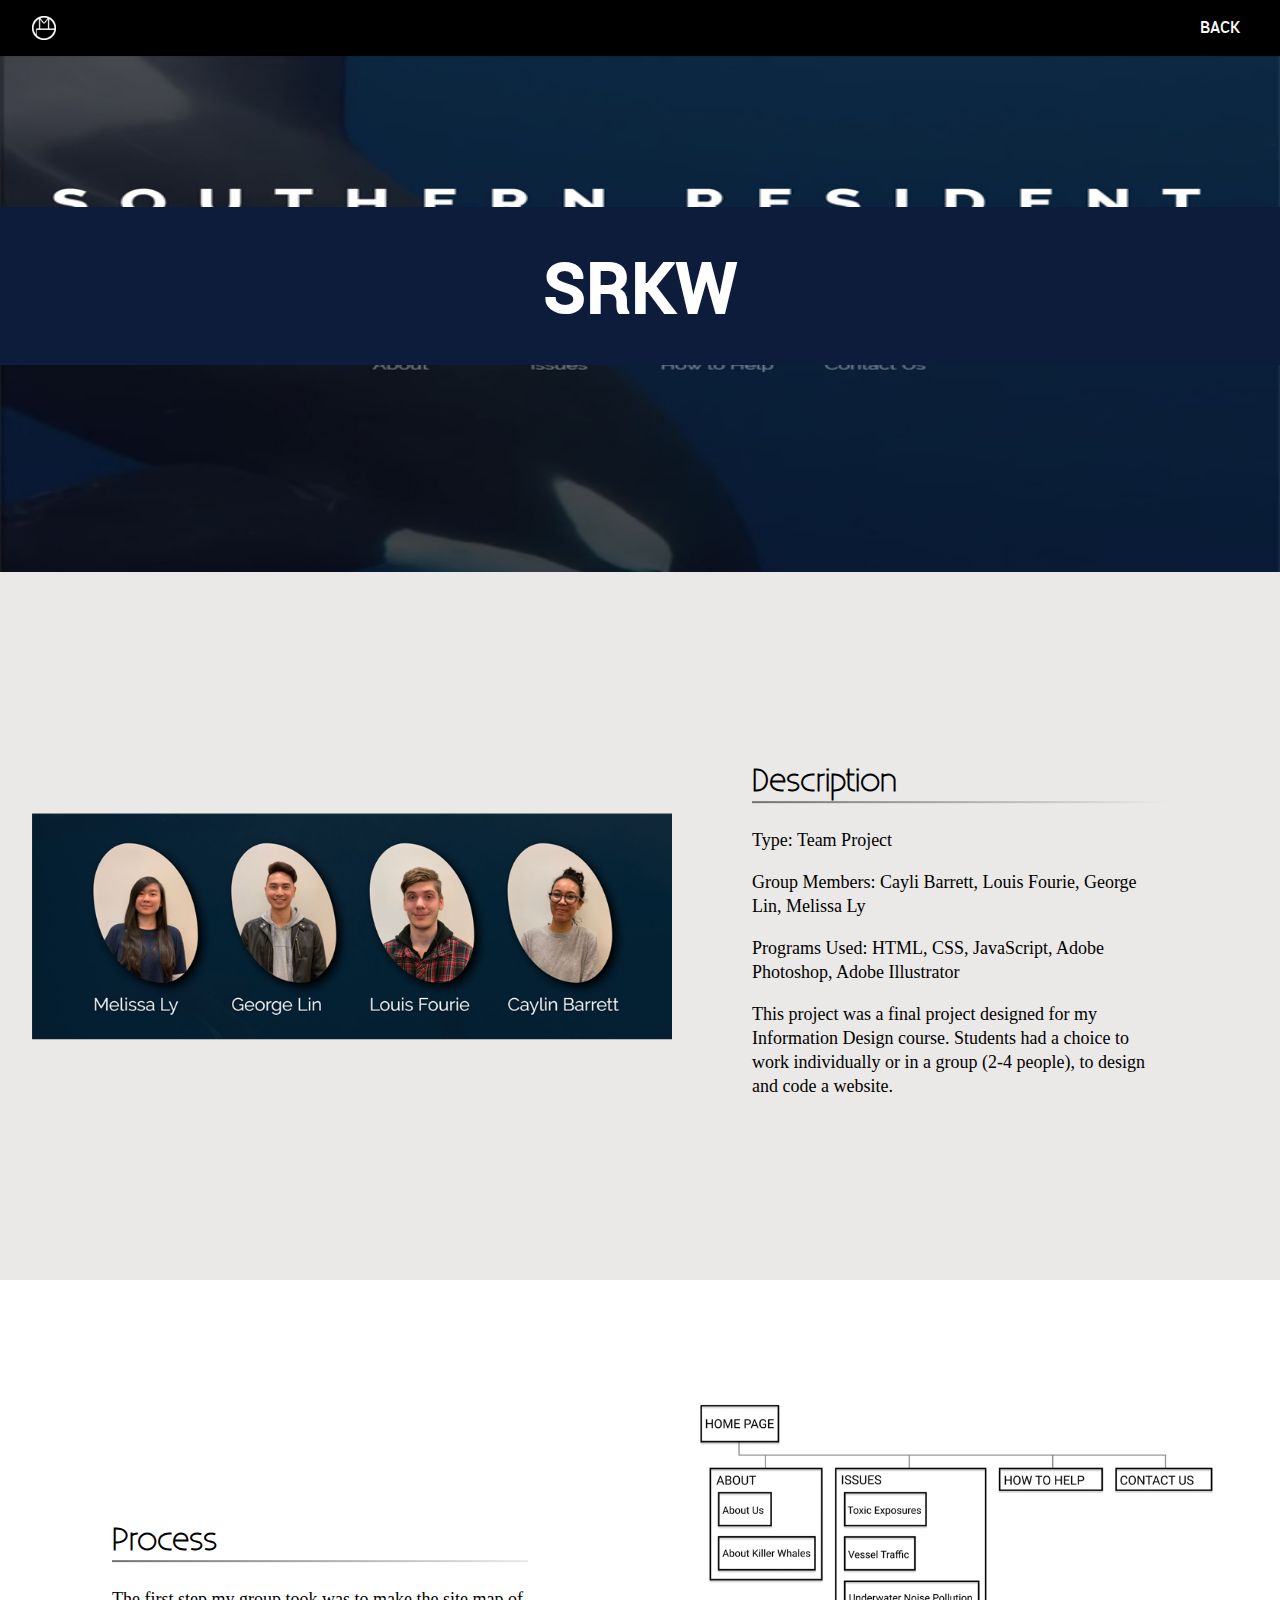
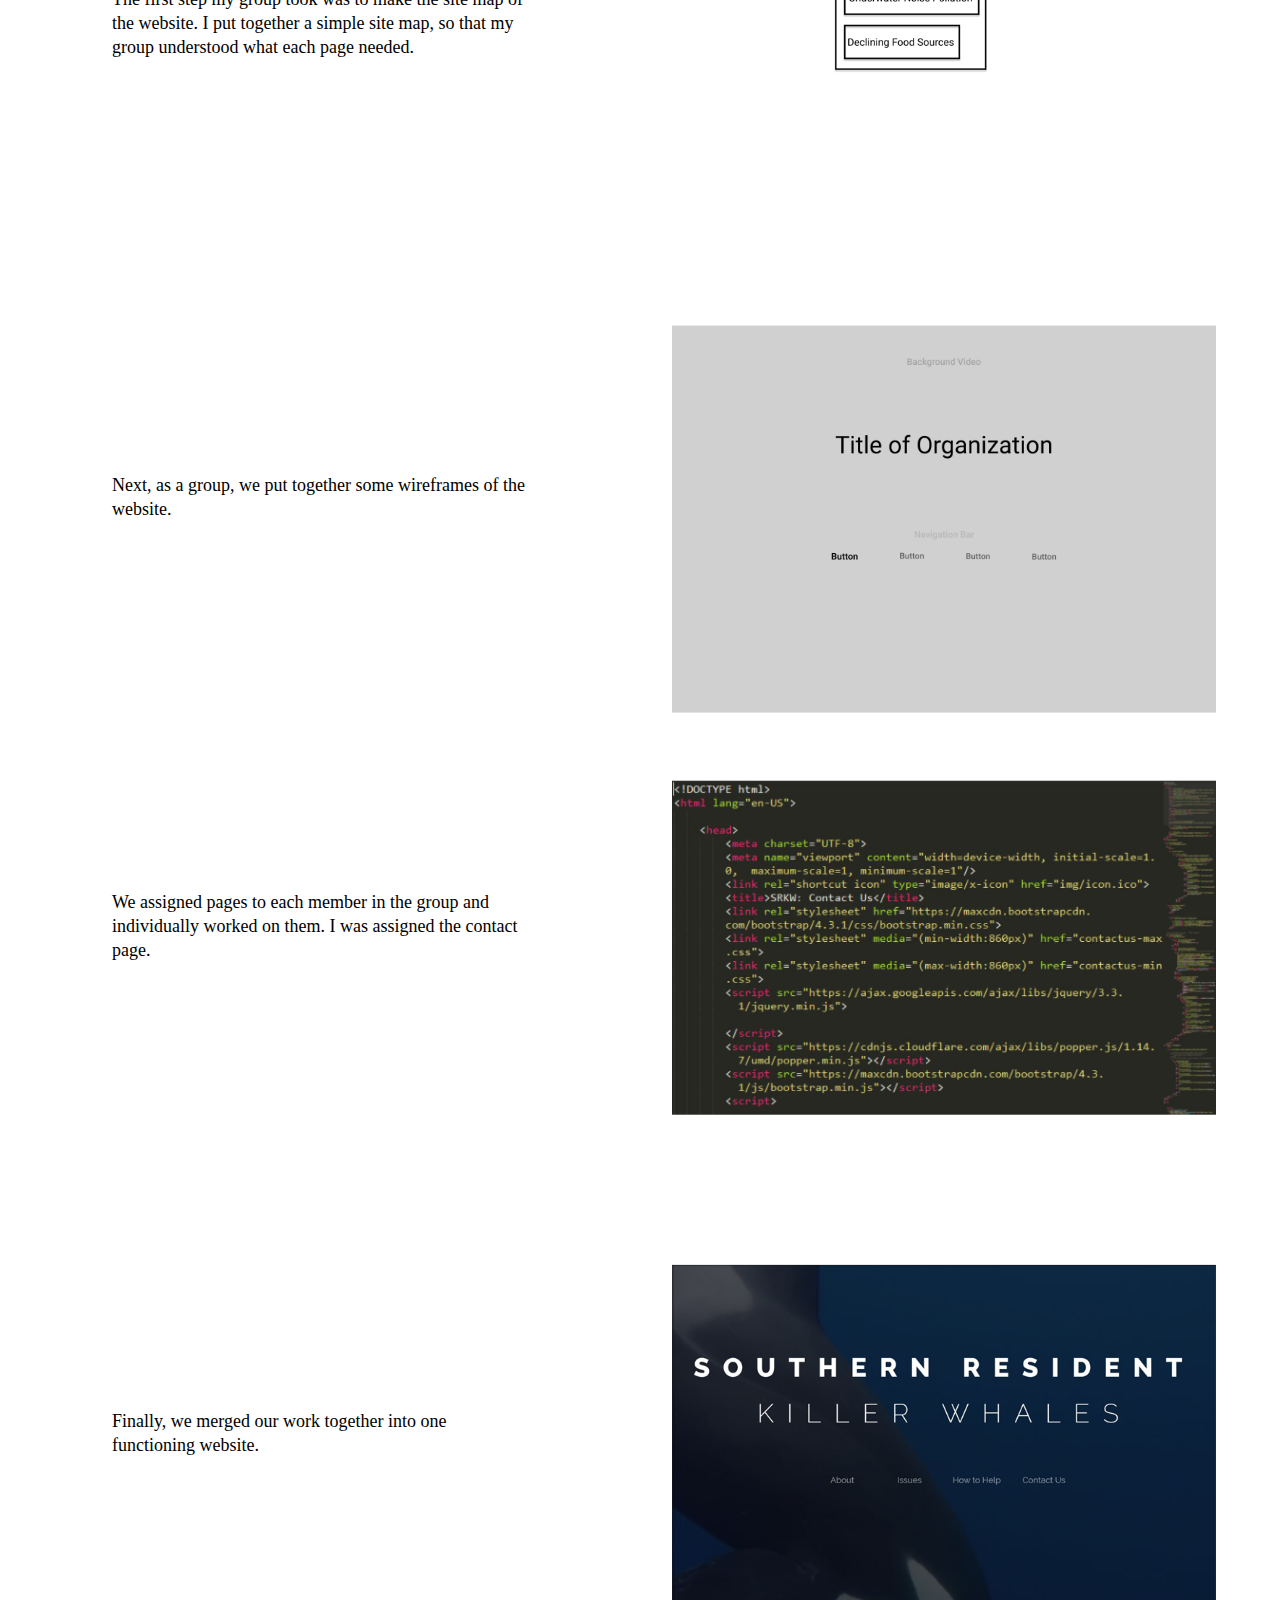
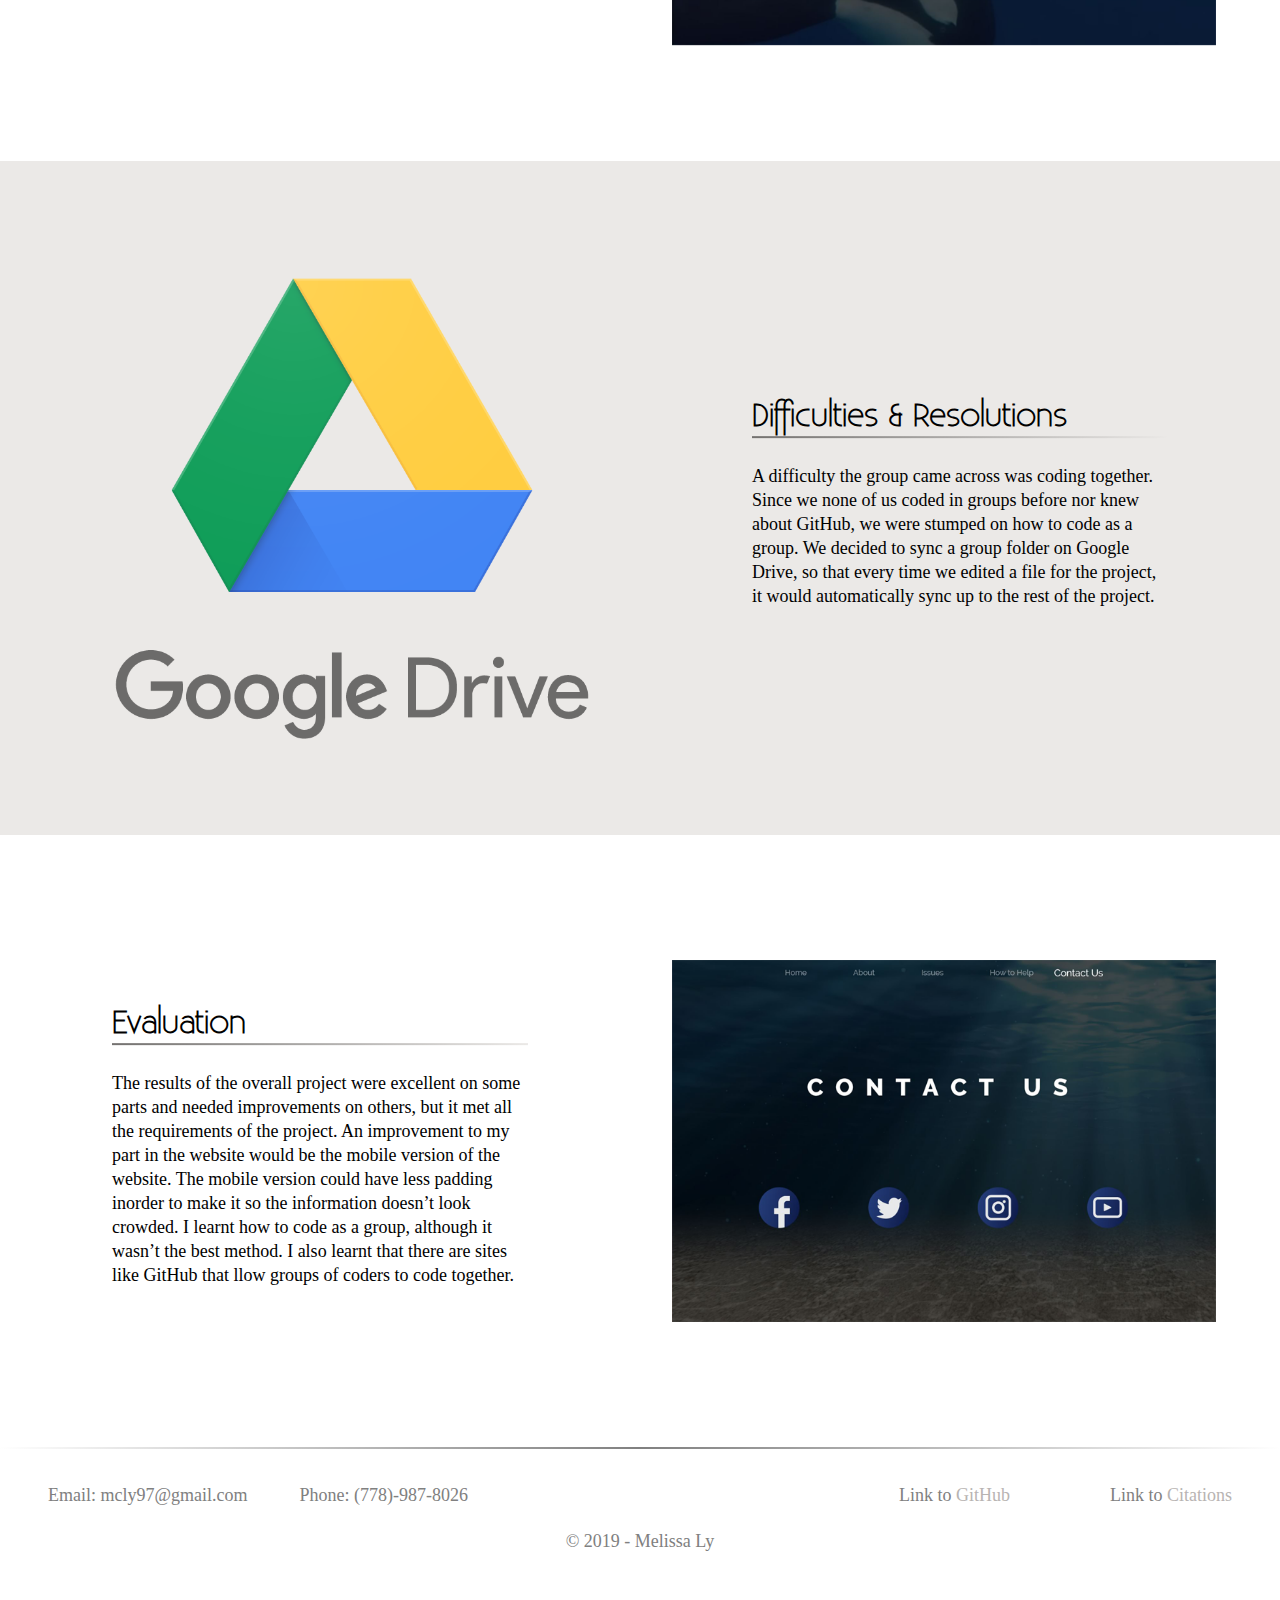
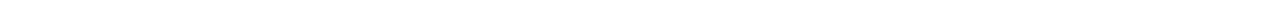
<file: p2.html>
<!DOCTYPE html>
<html lang="en-US">

  <head>

    <meta charset="utf-8">
    <meta name="viewport" content="width=device-width, initial-scale=1.0">
    <title>Melissa Ly's Portfolio</title>

    <link href="css/main.css" rel="stylesheet">
    <link href="css/project2.css" rel="stylesheet">
    <link href="css/hamburger.css" rel="stylesheet">
    <link href="css/footer.css" rel="stylesheet">

    </head>

    <body>
        <div class="div1">
            <header>
                <a href="home.html"><img src="css/img/logo.png" class="logo" alt="Melissa Ly's LOGO"></a>
                <nav>
                    <a href="home.html" class="back">back</a>
                </nav>
            </header>
        </div>

    <div class="start">
        <h1>SRKW</h1>
    </div>

    <div class="flex-container">
        <div class="div1">
            <img src="css/img/p2d.png" class="p_img" alt="picture of Melissa Ly's team">
        </div>
        <div class="div2">
            <div class="words">
                <h2>Description</h2>
                <p>Type: Team Project</p>
                <p>Group Members: Cayli Barrett, Louis Fourie, George Lin, Melissa Ly</p>
                <p>Programs Used: HTML, CSS, JavaScript, Adobe Photoshop, Adobe Illustrator</p>
                <p>This project was a final project designed for my Information Design course. 
                    Students had a choice to work individually or in a group (2-4 people), to 
                    design and code a website.</p>
            </div>
        </div>

        <div class="div3">
            <div class="words">
                <h2>Process</h2>
                <p>The first step my group took was to make the site map of the website.
                    I put together a simple site map, so that my group understood what
                    each page needed.
                </p>
            </div>
        </div>

        <div class="div4">
            <img src="css/img/p2e.png" class="p_img" alt="site map of Melissa Ly's team's website">
        </div>

        <div class="div5">
            <div class="words">
                <p> Next, as a group, we put together some wireframes of the website.</p>
            </div>
        </div>

        <div class="div6">
            <img src="css/img/Home_page1.png" class="p_img" alt="wireframes of Melissa Ly's team's website">
        </div>

        <div class="div7">
            <div class="words">
                <p>We assigned pages to each member in the group and individually 
                    worked on them. I was assigned the contact page.
                </p>
            </div>
        </div>

        <div class="div8">
            <img src="css/img/p2f.png" class="p_img" alt="code of Melissa Ly's team's website">
        </div>

         <div class="div9">
             <div class="words">
                <p>Finally, we merged our work together into one functioning website.
                </p>
             </div>
        </div>

        <div class="div10">
            <img src="css/img/p2a.png" class="p_img" alt="home page of Melissa Ly's team's website">
        </div>
        
        <div class="div11">
            <img src="css/img/Google-Drive-Logo.png" class="p_img" alt="Google Drive logo">
        </div>

        <div class="div12">
            <div class="words">
                <h2>Difficulties & Resolutions</h2>
                <p>A difficulty the group came across was coding together. Since we none of us 
                    coded in groups before nor knew about GitHub, we were stumped on how to code 
                    as a group. We decided to sync a group folder on Google Drive, so that every 
                    time we edited a file for the project, it would automatically sync up to the 
                    rest of the project.</p>
            </div>
        </div>

        <div class="div13">
            <div class="words">
                <h2>Evaluation</h2>
                <p>The results of the overall project were excellent on some parts and needed 
                    improvements on others, but it met all the requirements of the project. An 
                    improvement to my part in the website would be the mobile version of the 
                    website. The mobile version could have less padding inorder to make it so the 
                    information doesn’t look crowded. I learnt how to code as a group, although 
                    it wasn’t the best method. I also learnt that there are sites like GitHub that 
                    llow groups of coders to code together.</p>
            </div>
        </div>

        <div class="div14">
            <img src="css/img/p2b.png" class="p_img" alt="contact us page of Melissa Ly's team's website">
        </div>
    </div>

    <footer>
        <div class="footer">
            <div class="left">
                <p class="contact_p">Email: mcly97@gmail.com</p>
                <p class="contact_p">Phone: (778)-987-8026</p>
            </div>
            <div class="right">
                <p class="contact_p">Link to <a href="https://github.com/mutatedpanda/IAT339-P03" class="intext">GitHub</a></p>
                <p class="contact_p">Link to <a href="citations.html" class="intext">Citations</a></p>
            </div>
            <div class="middle">
                <p class="copyright">&copy; 2019 - Melissa Ly</p>
            </div>
        </div> 
    </footer>

  </body>
</html>
</file>
<file: css/main.css>
.example{
    margin-top: 0;
}

header{
    background-color: black;
    width: 100%;
    padding: 1rem;
    top: 0;
    left: 0;
    position: absolute;
    box-shadow: 0px 3px 5px #878685;
    z-index: 1;
    text-align: center;
}

nav{
    font-family: RobotoM;
}

code p{
    display: block;
}


/*
FONTS
*/
@font-face {
    font-family: RobotoM;
    src: url('fonts/roboto-medium-webfont.woff2') format('woff2'),
         url('fonts/roboto-medium-webfont.woff') format('woff');
    font-style: normal;
}

@font-face {
    font-family: RobotoL;
    src: url('fonts/roboto-light-webfont.woff2') format('woff2'),
         url('fonts/roboto-light-webfont.woff') format('woff');
    font-style: normal;
}

@font-face {
    font-family: Existence;
    src: url('fonts/existence-light-webfont.woff2') format('woff2'),
         url('fonts/existence-light-webfont.woff') format('woff');
    font-style: normal;
}

h1{
    font-family: RobotoM;
    font-size: 70px;
    padding-top: 2rem;
    text-align: center;
}

h2{
    font-family: Existence;
    font-size: 31px;
    padding-top: 2rem;
    border-bottom: 2px solid;
    border-image: linear-gradient(to right, #73716f, #ebe9e7);
    border-image-slice: 1;
    
}

h3{
    font-family: RobotoL;
    font-size: 27px;
}

h4{
    font-family: RobotoL;
    font-size: 22px;
}

p{
    display: inline-block;
    font-size: 18px;
}
/*
FONTS END
*/


body{
    overflow-x: hidden;
    padding: 3rem;
    margin: 0;
}

/*
ELEMENTS
*/
a{
    text-decoration: none;
}

code {
    background-color: #EEE;
    padding: 0.5rem;
    display: block;
}

li{
    font-size: 18px;
    list-style-type: none;
    padding: .5rem;
}

li, p{
    line-height: 1.5rem;
}
/*
ELEMENTS END
*/


/*
CLASSES
*/
.button{
    font-family: RobotoL;
    font-size: 18px;
    color: #e8e3e0;
    background-color: #73716f;
    padding: 1rem;
    text-transform: uppercase;
    border: none;
    transition-property: background-color; 
    transition-duration: 1s;
    transition-property: color; 
    transition-duration: 1s;
}

.button:hover, .button:focus{
    color: #73716f;
    background-color: #e8e3e0;
    padding: 1rem;
    text-transform: uppercase;
    
}

.element{
    padding-bottom:1rem;
}

.example{
    background-color: black;
    padding: 1rem;
    width: 100%;
    position: absolute;
    box-shadow: 0px 3px 5px #878685;
    z-index: 1;
    text-align: center;
    left: 0;
}

.flip{
  background-color: transparent;
  width: 20rem;
  height: 20rem;
  perspective: 1000px;
}

.flip .imglink{
  width: 20rem;
  height: 20rem;
}

.flip-inner {
  position: relative;
  width: 100%;
  height: 100%;
  text-align: center;
  transition: transform 0.6s;
  transform-style: preserve-3d;
  box-shadow: 0 4px 8px 0 rgba(0,0,0,0.2);
}

.flip:hover .flip-inner {
  transform: rotateX(180deg);
}

.flip-front, .flip-back1, .flip-back2 {
  position: absolute;
  width: 100%;
  height: 100%;
  backface-visibility: hidden;
}

.flip-back1 {
  background-color: white;
  color: black;
  transform: rotateX(180deg);
}

.flip-back2 {
  background-color: black;
  color: white;
  transform: rotateX(180deg);
}

.intext{
    color: #b8b4b2;
}

.intext:hover, .intext:focus{
    color: #e8e3e0;
}

.navlink{
    color: #faf8f6;
    text-transform: uppercase;
    padding-right: 2rem;
    padding-left: 2rem;
}

.navlink:hover, .navlink:focus{
    color: #a19f9e;
}

.para{
    width: 25rem;
}
/*
CLASSES END
*/
</file>
<file: css/hamburger_ST.css>
nav label, nav #hamburger{
  display: none;
  font-size: 40px;
  color: #faf8f6;
}

.menu{
    display: inline;
}

.logo{
    display: inline;
    width: 1.5rem;
    float: left;
    margin-left: 1rem; 
}

@media (max-width: 60rem){
  header{
    text-align: center;
    padding-left: 0;
    padding-bottom: 1rem;
    padding-top: 1rem;
    position: fixed;
    background-color: black;
  }

  .logo{
    width: 3rem;
    float: right;
    margin-right: 1.7rem;
    margin-left: -1rem;
  }
  
  nav label{
    display: inline;
    float: left;
    margin-left: 1.7rem;
    cursor: pointer;
    padding-bottom:0; 
  }

  nav .navlink{
    display: block;
    padding: 1rem 3rem;
    margin-left: 0;
  }

  nav .navlink:hover{
    background-color: rgba(100, 100, 100, .3);
  }

  .menu{
    display: none;
    text-align: left;
  }

  nav #hamburger{
    display: none;
  }

  nav #hamburger:checked ~ .menu{
    display: block;
    padding-top: 4.5rem;
  }
}
</file>
<file: css/footer.css>
footer{
    color: gray;
    margin: -3rem;
    margin-top: 0;
    padding: 0 3rem;
    padding-bottom: 1rem;
}

.footer{
    border-top: 2px solid;
    border-image: linear-gradient(to right, white, gray, white);
    border-image-slice: 1;
}

.footer .intext{
    padding-right: 3rem; 
}

.copyright{
    text-align: center;
    display: block;
}

.left{
    float: left;
}

.right{
    float: right;
}

.middle{
    margin-top: 5rem;
}

.contact_p{
    padding-top: 1rem;
     padding-left: 3rem;
    padding-bottom: 0;
    margin-block-end: 0;
}

@media (max-width: 64rem){
    .footer .contact_p{
        display: block;
    }
    
    .middle{
        margin-top: 8rem;
    }
}
</file>
<file: css/project_list.css>
.flex-container2 {
    display: flex;
    flex-wrap: wrap;
    width: 100%;
    align-items: center;
    justify-content: center;
}

.flip{
    padding: 2rem;
}

.flip, .imglink, .flip-inner, .flip-front, .flip-back1, .flip-back2{
    border-radius: 50%;
} 

.flip-front{
    background-color: white;
}

.flex-container2 p{
    display: block;
}
</file>
<file: css/bio.css>
/*
ELEMENTS
*/
/*
ELEMENTS END
*/



/*
CLASSES
*/
.about_img{
    width: 100%;
    padding-top: 1.5rem;
}

.para{
    padding-left: 3rem;
    width: 100%;
    vertical-align: middle;
}

.flex-container {
  display: flex;
  flex-wrap: wrap;
  width: 100%
}

.flex-container div{
    width: 47%;
}
/*
CLASSES END
*/

@media (max-width: 57rem){
    .flex-container .words{
        top:50%;
        transform: translate( 0, 0);
    }

    .div2, .div3{
        padding-left: 7rem;
        padding-right: 7rem;
    }

    .flex-container{
        flex-direction: column;
    }

    .flex-container div{
        width: 100%;
    }

    .about_img{
        width: 70%;
    }

    .para{
        padding-top: 1rem;
        padding-left: 0;
    }

    .div2a{
        order: 1;
        text-align: center;
    }

    .div2b{
        order: 2;
    }
}

@media (max-width: 37rem){
    .div2, .div3{
        padding-left: 5rem;
        padding-right: 5rem;
    }
}
</file>
<file: css/hamburger.css>
nav label, nav #hamburger{
  display: none;
  font-size: 45px;
  color: #faf8f6;
  line-height: 1;
}

.menu{
    display: inline;
    margin-left: -3rem;
}

.logo{
    display: inline;
    width: 1.5rem;
    float: left;
    margin-left: 1rem; 
}

.back{
    color: #faf8f6;
    text-transform: uppercase;
    float: right;
    text-align: left;
    padding-right: 3.5rem;
}

@media (max-width: 35rem){
  header{
    text-align: center;
    padding-left: 0;
    padding-bottom: 1rem;
    padding-top: 1rem;
    position: fixed;
    background-color: black;
  }

  .back{
      float: left;
      padding-left: 2rem;
      padding-top: .7rem;
  }

  .logo{
    width: 3rem;
    float: right;
    margin-right: 1.7rem;
    margin-left: -1rem;
  }
  
  nav label{
    display: inline;
    float: left;
    margin-left: 1.7rem;
    cursor: pointer;
    padding-bottom:0; 
  }

  nav .navlink{
    display: block;
    padding: 1rem 6rem;
    margin-left: 0;
  }

  nav .navlink:hover{
    background-color: rgba(100, 100, 100, .3);
  }

  .menu{
    display: none;
    text-align: left;
  }

  nav #hamburger{
    display: none;
  }

  nav #hamburger:checked ~ .menu{
    display: block;
    padding-top: 4.5rem;
  }
}
</file>
<file: css/home.css>
@font-face {
    font-family: Photograph;
    src: url('fonts/photograph_signature-webfont.woff2') format('woff2'),
         url('fonts/photograph_signature-webfont.woff') format('woff');
    font-style: normal;
}

body{
    padding: 0;
}

.div1{
    background: url("img/bg.jpg");
    background-color: black;
    background-size: cover;
    top: 0;
    width: 100%;
    background-attachment: fixed;
    position: relative;
    z-index: 2; 
    height: 100vh;
}

.flex-container .words{
    width: 100%;
    position: relative;
    top:50%;
    transform: translate( 0, -50%);
}

header{
    background-color: transparent;
    box-shadow: none;    
    padding-top: 1.5rem;
    padding-left: 1rem;
    padding-right: 0;
}

h1{
    font-family: Photograph;
    color: #faf8f6;
    top: 40%;
    left: 50%;
    transform: translate(-50%, -50%);
    text-shadow: 10px 10px black;
    position: absolute;
    z-index: 0;
    font-size: 120px;
}

h2{
    margin-block-start: 0;
}

.div2{
    background-color: white;
    padding-left: 10rem;
    padding-right: 10rem;
    padding-bottom: 8rem;
    padding-top: 5rem;
    z-index: 2; 
}


.div3{
    background-color: #ebe9e7;
    padding-left: 10rem;
    padding-right: 10rem;
    padding-bottom: 8rem;
    padding-top: 5rem;
    z-index: 2; 
}
</file>
<file: css/project.css>
h2{
    padding-top: 2rem;
    margin-left: 2rem;
}

p{
    padding-left: 2rem;
    padding-right: 2rem;
}

.flex-container {
  display: flex;
  flex-wrap: wrap;
  width: 100%
}

.flex-container div{
    width: 50%;
}

.div1, .div4, .div5, .div8, .div9{
}

.p_img{
    width: 100%;
}

@media (max-width: 50rem){
    body{
        padding: 0;
    }
    
    h1{
        padding-top: 5rem;
    }

    .flex-container div{
        width: 100%;
    }

    .div1{
        order: 1;
    }

    .div2{
        order: 2;
    }

    .div3{
        order: 4;
    }

    .div4{
        order: 3;
    }

    .div5{
        order: 5;
    }

    .div6{
        order: 6;
    }

    .div7{
        order: 8;
    }

    .div8{
        order: 7;
    }

    .div9{
        order: 9;
    }

    .div10{
        order: 10;
    }
</file>
<file: css/project2.css>
.flex-container .words{
    width: 100%;
    position: relative;
    top:50%;
    transform: translate( 0, -50%);
}

header{
    box-shadow: none;  
}

body{
    padding-left: 0;
    padding-right: 0;
}

.start{
    background: url("img/p2a.png");
    background-size: 100% 150%;
    background-position-y: -7rem;
   padding-bottom: 10rem;
   padding-top: 7rem;
}

h1{
    color: white;
    background-color: #0d1c3b;
    padding-bottom: 2rem;
}

h2{
    margin-left: 7rem;
    margin-right: 7rem;
}

p{
    padding-left: 7rem;
    padding-right: 7rem;
    display: block;
}

.footer .contact_p{
    display: inline-block;
    padding-right: 0;
}

.footer p:last-child{
    padding-bottom: 1rem;
}

div p:last-child{
    padding-bottom: 5rem;
}

.flex-container {
  display: flex;
  flex-wrap: wrap;
  width: 100%
}

.flex-container div{
    width: 50%;
}

.div1, .div4{
    text-align: center;
}

.div4 .p_img, .div6 .p_img, .div8 .p_img, .div10 .p_img, .div14 .p_img{
    width: 85%;
    padding-right: 2rem;
}

.div1, .div2, .div11, .div12{
    background-color: #ebe9e7;
}

.p_img{
    position: relative;
    top:50%;
    transform: translate( 0, -50%);
    width: 100%;
    padding: 2rem;
}

@media (max-width: 55rem){
    body{
        padding: 0;
    }
    
    h1{
        padding-top: 5rem;
        padding-bottom: 5rem;
    }

    h2, .div5 p, .div7 p, .div9 p{
        padding-top: 0;
    }

    .flex-container .words{
        transform: translate( 0, -60%);
    }


    .flex-container div{
        width: 100%;
    }

    .start{
        padding-top: 9rem;
        background-size: 100% 140%;
    }

    .p_img{
        width: 90%;
        padding-top: 3rem;
        padding-bottom: 3rem;
    }

    .div4 .p_img, .div6 .p_img, .div8 .p_img, .div10 .p_img, .div14 .p_img{
        width: 90%;
    }

    .div1{
        order: 1;
    }

    .div2{
        order: 2;
    }

    .div3{
        order: 4;
    }

    .div4{
        order: 3;
    }

    .div5{
        order: 6;
    }

    .div6{
        order: 5;
    }

    .div7{
        order: 8;
    }

    .div8{
        order: 7;
    }

    .div9{
        order: 10;
    }

    .div10{
        order: 9;
    }

    .div11{
        order: 10;
    }

    .div12{
        order: 11;
    }

    .div13{
        order: 14;
    }

    .div14{
        order: 13;
    }
}

@media (max-width: 35rem){
    h2{
        padding-top: 3rem;
        margin-left: 5rem;
        margin-right: 5rem;
    }

    p{
        padding-left: 5rem;
        padding-right: 5rem;
    }

    div p:last-child{
        padding-bottom: 3rem;
    }
}
</file>
